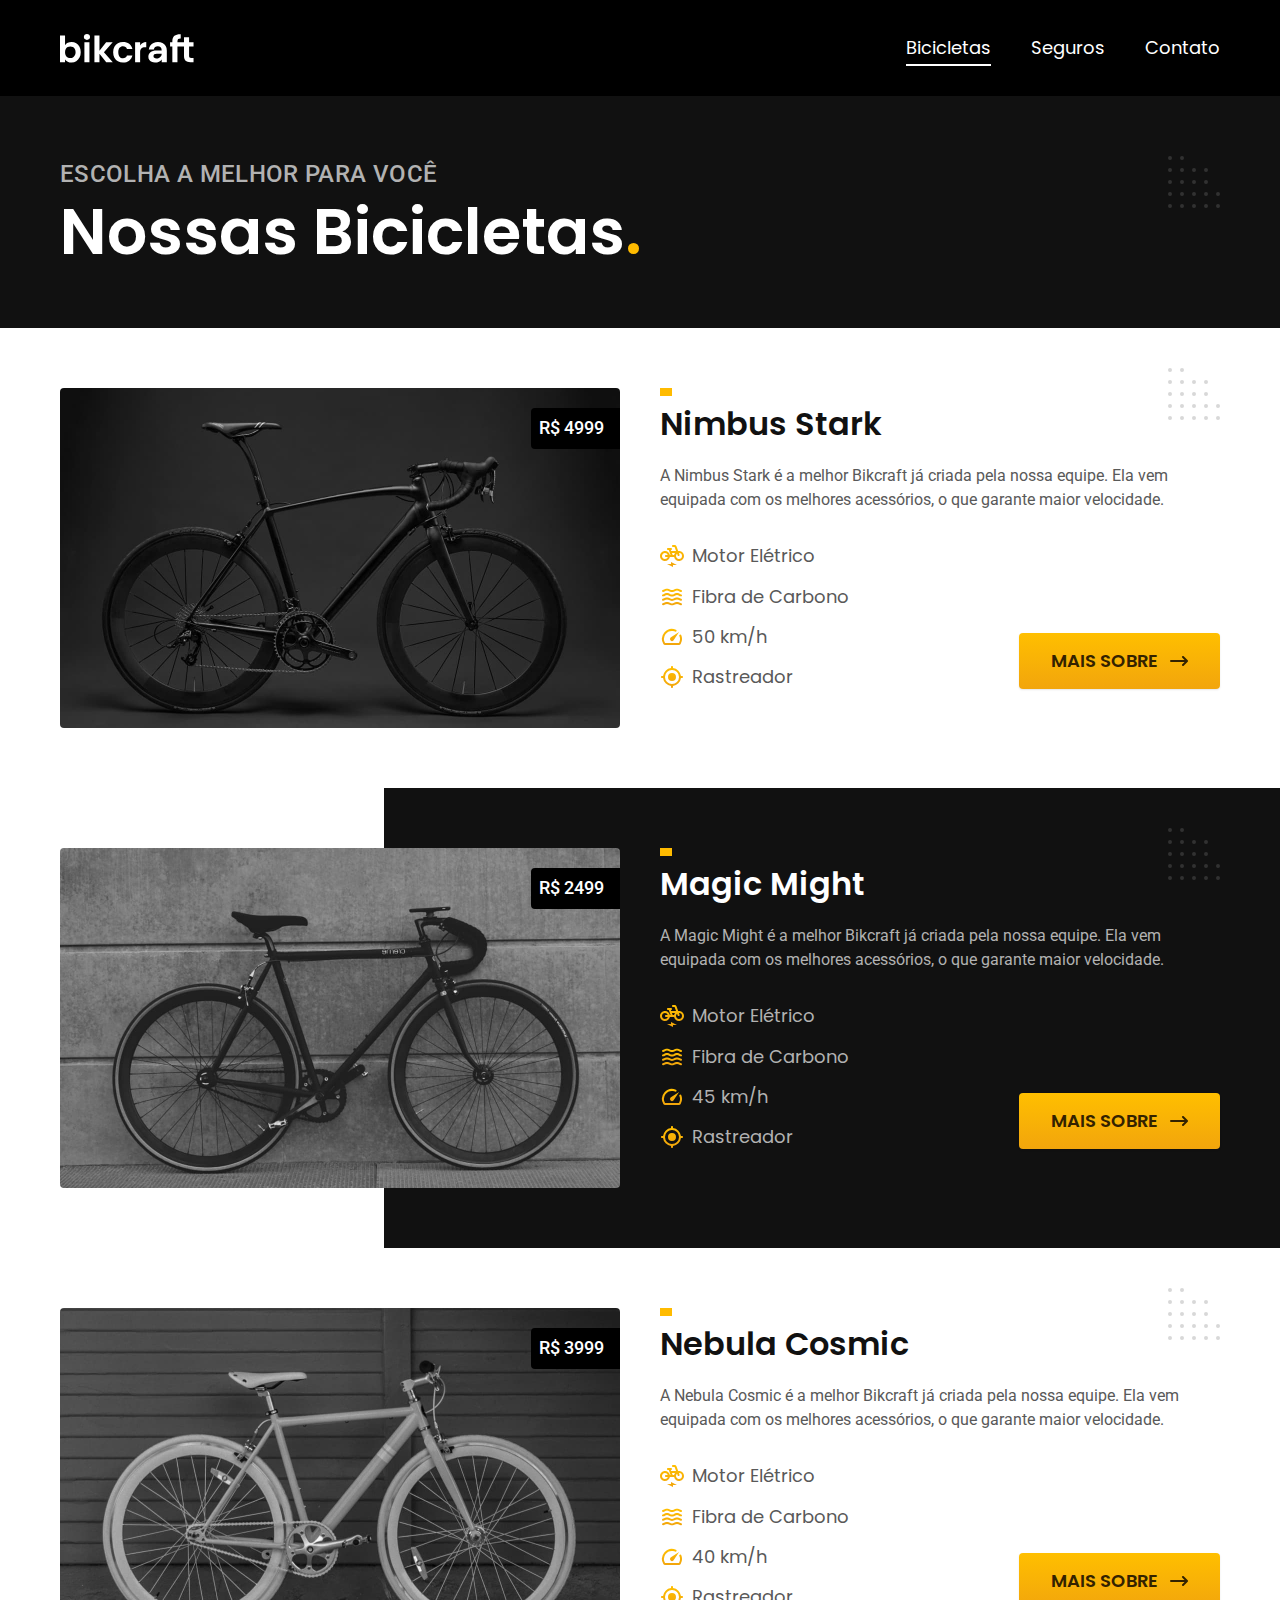
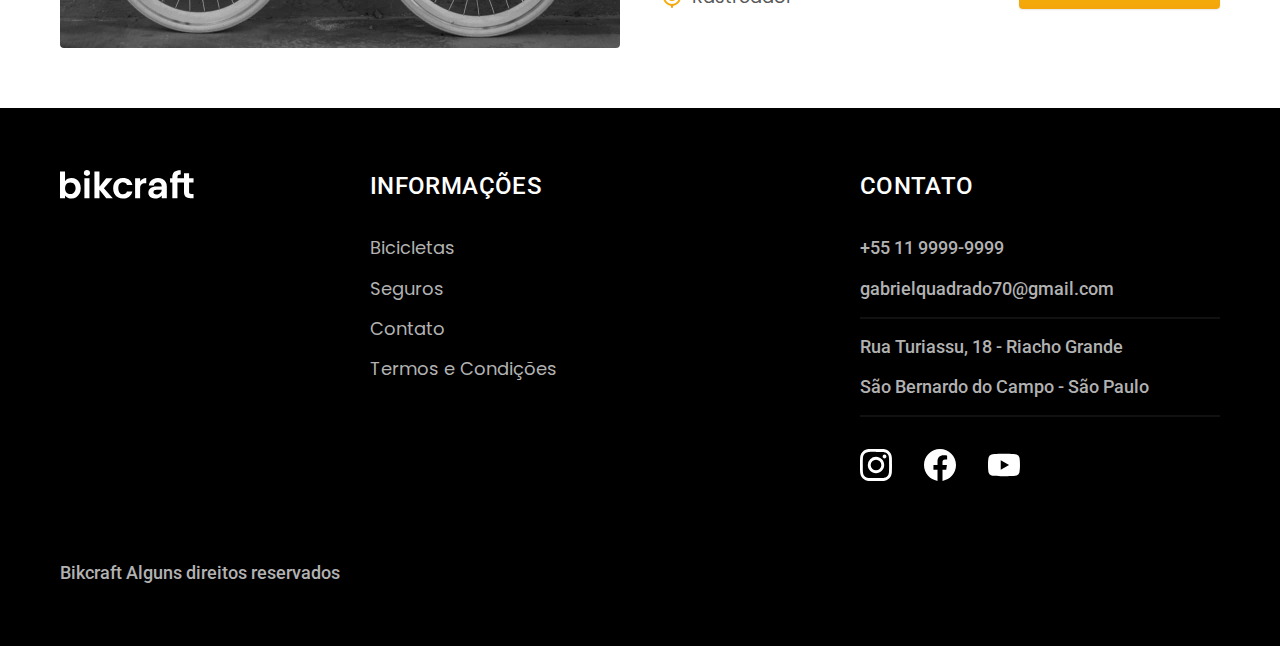
<file: bicicletas.html>
<!DOCTYPE html>
<html lang="pt-br">
  <head>
    <meta charset="UTF-8" />
    <meta http-equiv="X-UA-Compatible" content="IE=edge" />
    <meta name="viewport" content="width=device-width, initial-scale=1.0" />
    <meta name="description" content="Bicicletas" />

    <link rel="preconnect" href="https://fonts.googleapis.com">
    <link rel="preconnect" href="https://fonts.gstatic.com" crossorigin>
    <link href="https://fonts.googleapis.com/css2?family=Merriweather:ital,wght@1,900&family=Poppins:wght@400;600&family=Roboto:wght@400;500&display=swap" rel="stylesheet">

    <link rel="icon" href="./favicon.svg" type="image/svg+xml">
    <link rel="preload" href="./css/style.min.css" as="style">
    <link rel="stylesheet" href="../css/style.min.css">

    <title>Bicicletas | Bikcraft</title>

    <script>document.documentElement.classList.add('js');</script>
  </head>

  <body id="bicicletas">
    <header class="header-bg">
      <div class="header container">
        <a href="../">
          <img src="../img/bikcraft.svg" alt="Bikcraft" />
        </a>
        <nav aria-label="primaria">
          <ul class="header-menu font-1-m cor-0">
            <li><a href="../bicicletas.html">Bicicletas</a></li>
            <li><a href="../seguros.html">Seguros</a></li>
            <li><a href="../contato.html">Contato</a></li>
          </ul>
        </nav>
      </div>
    </header>

    <main>
      <div class="titulo-bg">
        <div class="titulo container">
          <p class="font-2-l-b cor-5">Escolha a melhor para você</p>
          <h1 class="font-1-xxl cor-0">
            Nossas Bicicletas<span class="cor-p1">.</span>
          </h1>
        </div>
      </div>

      <div class="bicicletas container">
        <div class="bicicletas-imagem">
          <img src="../img/bicicletas/nimbus.jpg" alt=" Bicicleta preta" />
          <span class="font-2-m cor-0">R$ 4999</span>
        </div>
        <div class="bicicletas-conteudo">
          <h2 class="font-1-xl">Nimbus Stark</h2>
          <p class="font-2-s cor-8">
            A Nimbus Stark é a melhor Bikcraft já criada pela nossa equipe. Ela
            vem equipada com os melhores acessórios, o que garante maior
            velocidade.
          </p>
          <ul class="font-1-m cor-8">
            <li>
              <img src="../img/icones/eletrica.svg" alt="" />
              Motor Elétrico
            </li>
            <li>
              <img src="../img/icones/carbono.svg" alt="" />
              Fibra de Carbono
            </li>
            <li>
              <img src="../img/icones/velocidade.svg" alt="" />
              50 km/h
            </li>
            <li>
              <img src="../img/icones/rastreador.svg" alt="" />
              Rastreador
            </li>
          </ul>
          <a href="../bicicletas/nimbus.html" class="botao seta">Mais Sobre</a>
        </div>
      </div>

      <div class="bicicletas-bg">
        <div class="bicicletas container">
          <div class="bicicletas-imagem">
            <img src="../img/bicicletas/magic.jpg" alt=" Bicicleta preta" />
            <span class="font-2-m cor-0">R$ 2499</span>
          </div>
          <div class="bicicletas-conteudo">
            <h2 class="font-1-xl cor-0">Magic Might</h2>
            <p class="font-2-s cor-5">
              A Magic Might é a melhor Bikcraft já criada pela nossa equipe. Ela
              vem equipada com os melhores acessórios, o que garante maior
              velocidade.
            </p>
            <ul class="font-1-m cor-5">
              <li>
                <img src="../img/icones/eletrica.svg" alt="" />
                Motor Elétrico
              </li>
              <li>
                <img src="../img/icones/carbono.svg" alt="" />
                Fibra de Carbono
              </li>
              <li>
                <img src="../img/icones/velocidade.svg" alt="" />
                45 km/h
              </li>
              <li>
                <img src="../img/icones/rastreador.svg" alt="" />
                Rastreador
              </li>
            </ul>
            <a class="botao seta" href="../bicicletas/magic.html">Mais Sobre</a>
          </div>
        </div>
      </div>

      <div class="bicicletas container">
        <div class="bicicletas-imagem">
          <img src="../img/bicicletas/nebula.jpg" alt=" Bicicleta preta" />
          <span class="font-2-m cor-0">R$ 3999</span>
        </div>
        <div class="bicicletas-conteudo">
          <h2 class="font-1-xl">Nebula Cosmic</h2>
          <p class="font-2-s cor-8">
            A Nebula Cosmic é a melhor Bikcraft já criada pela nossa equipe. Ela
            vem equipada com os melhores acessórios, o que garante maior
            velocidade.
          </p>
          <ul class="font-1-m cor-8">
            <li>
              <img src="../img/icones/eletrica.svg" alt="" />
              Motor Elétrico
            </li>
            <li>
              <img src="../img/icones/carbono.svg" alt="" />
              Fibra de Carbono
            </li>
            <li>
              <img src="../img/icones/velocidade.svg" alt="" />
              40 km/h
            </li>
            <li>
              <img src="../img/icones/rastreador.svg" alt="" />
              Rastreador
            </li>
          </ul>
          <a class="botao seta" href="../bicicletas/nebula.html">Mais Sobre</a>
        </div>
      </div>
    </main>

    <footer class="footer-bg">
      <div class="footer container">
        <img src="../img/bikcraft.svg" alt="bikcraft" />
        <div class="footer-informacoes">
          <h3 class="font-2-l-b cor-0">Informações</h3>
          <nav>
            <ul class="font-1-m cor-5">
              <li><a href="../bicicletas.html">Bicicletas</a></li>
              <li><a href="../seguros.html">Seguros</a></li>
              <li><a href="../contato.html">Contato</a></li>
              <li><a href="../termos.html">Termos e Condições</a></li>
            </ul>
          </nav>
        </div>
        <div class="footer-contato">
          <h3 class="font-2-l-b cor-0">Contato</h3>
          <ul class="font-2-m cor-5">
            <li><a href="tel:+2199999999">+55 11 9999-9999</a></li>

            <li>
              <a href="mailto:contato@bikcraft.com"
                >gabrielquadrado70@gmail.com</a
              >
            </li>
            <li>Rua Turiassu, 18 - Riacho Grande</li>
            <li>São Bernardo do Campo - São Paulo</li>
          </ul>
          <div class="footer-redes">
            <a href="../*">
              <img src="./img/redes/instagram.svg" alt="Instagram" />
            </a>
            <a href="./*">
              <img src="./img/redes/facebook.svg" alt="Facebook" />
            </a>
            <a href="./*">
              <img src="./img/redes/youtube.svg" alt="YouTube" />
            </a>
          </div>
        </div>
        <p class="footer-copy font-2-m cor-5">
          Bikcraft Alguns direitos reservados
        </p>
      </div>
    </footer>

    <script src="./js/script.js"></script>
  </body>
</html>
</file>
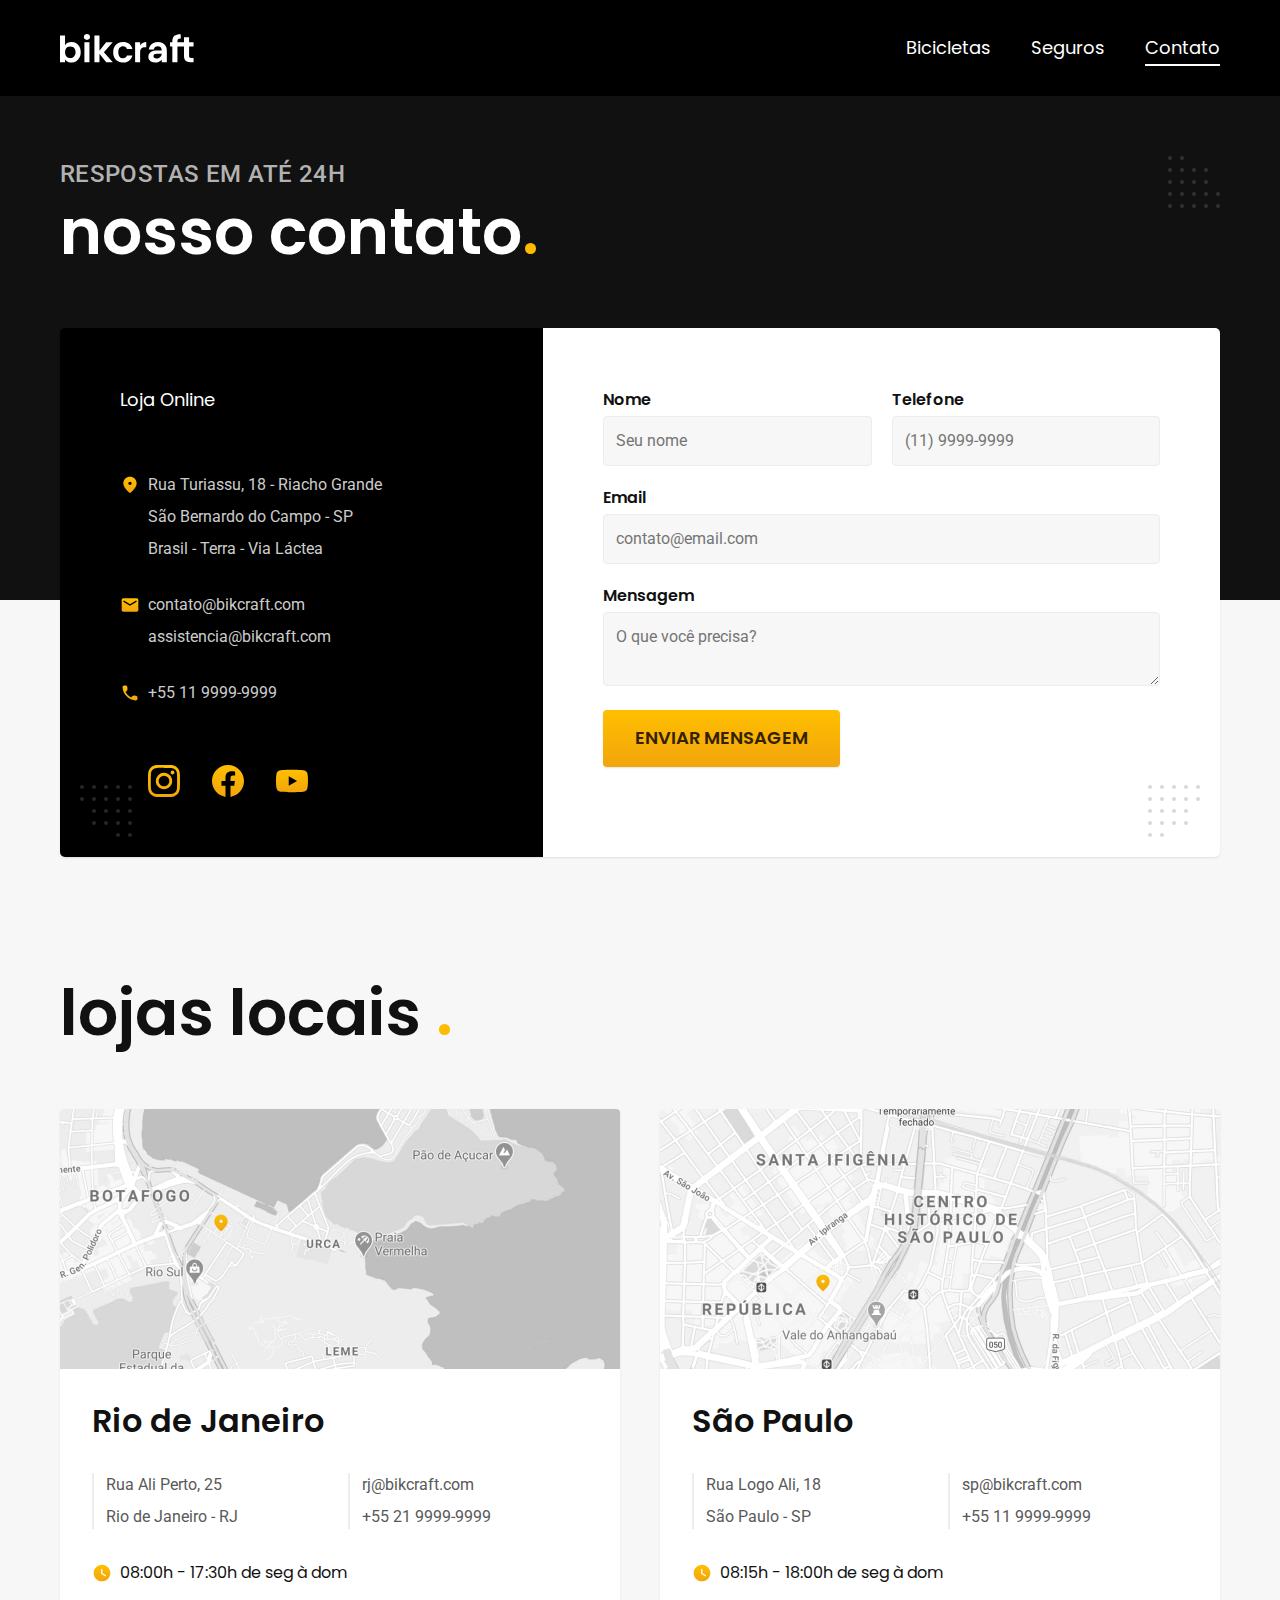
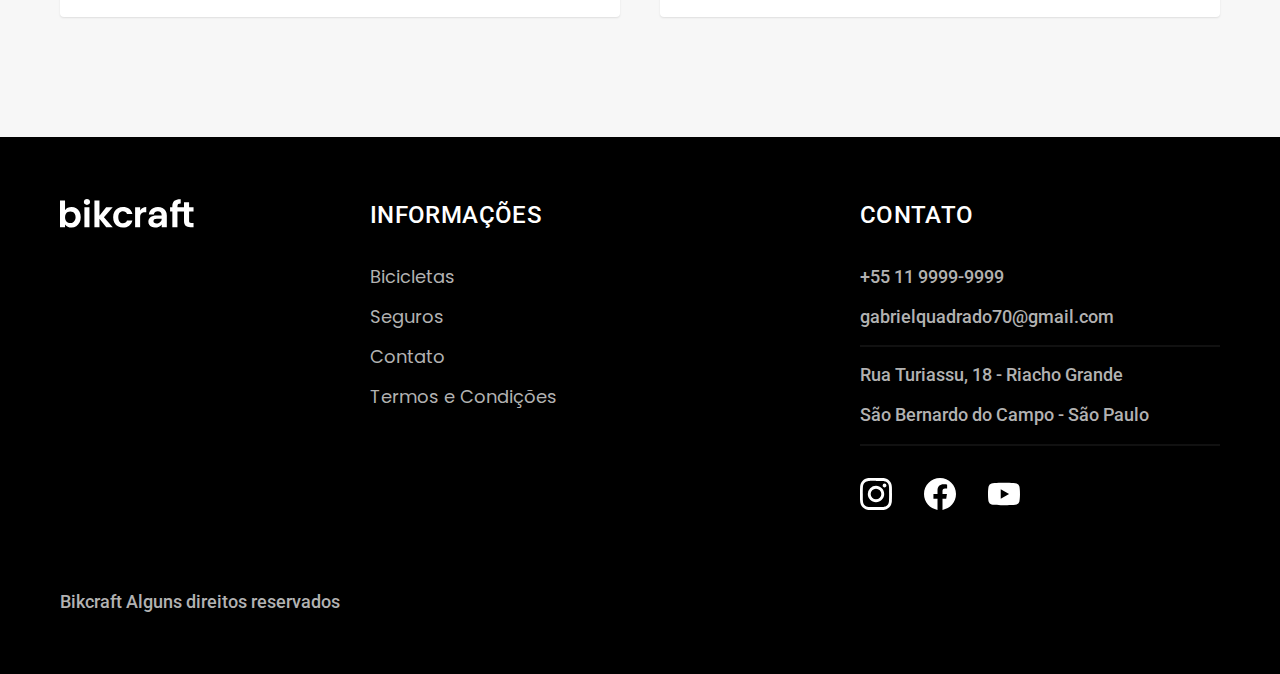
<file: contato.html>
<!DOCTYPE html>
<html lang="pt-br">
  <head>
    <meta charset="UTF-8" />
    <meta http-equiv="X-UA-Compatible" content="IE=edge" />
    <meta name="viewport" content="width=device-width, initial-scale=1.0" />
    <meta name="description" content="Termos e Condições." />

    <link rel="preconnect" href="https://fonts.googleapis.com">
    <link rel="preconnect" href="https://fonts.gstatic.com" crossorigin>
    <link href="https://fonts.googleapis.com/css2?family=Merriweather:ital,wght@1,900&family=Poppins:wght@400;600&family=Roboto:wght@400;500&display=swap" rel="stylesheet">

    <link rel="icon" href="./favicon.svg" type="image/svg+xml">
    <link rel="preload" href="../css/style.min.css" as="style">
    <link rel="stylesheet" href="../css/style.min.css">

    <title>Contato | Bikcraft</title>

    <script>document.documentElement.classList.add('js');</script>
  </head>

  <body id="contato">
    <header class="header-bg">
      <div class="header container">
        <a href="../">
          <img src="../img/bikcraft.svg" alt="Bikcraft" />
        </a>
        <nav aria-label="primaria">
          <ul class="header-menu font-1-m cor-0">
            <li><a href="../bicicletas.html">Bicicletas</a></li>
            <li><a href="../seguros.html">Seguros</a></li>
            <li><a href="../contato.html">Contato</a></li>
          </ul>
        </nav>
      </div>
    </header>

    <main>
      <div class="titulo-bg">
        <div class="titulo container">
          <p class="font-2-l-b cor-5">Respostas em até 24h</p>
          <h1 class="font-1-xxl cor-0">
            nosso contato<span class="cor-p1">.</span>
          </h1>
        </div>
      </div>

      <div class="contato container">
        <section class="contato-dados" aria-label="Endereço">
          <h2 class="font-1-m cor-0">Loja Online</h2>
          <div class="contato-endereco font-2-s cor-4">
            <p>Rua Turiassu, 18 - Riacho Grande</p>
            <p>São Bernardo do Campo - SP</p>
            <p>Brasil - Terra - Via Láctea</p>
          </div>
          <address class="contato-meios font-2-s cor-4">
            <a href="mailto:contato@bikcraft.com">contato@bikcraft.com</a>
            <a href="mailto:assistencia@bikcraft.com"
              >assistencia@bikcraft.com</a
            >
            <a href="tel:+551199999999">+55 11 9999-9999</a>
          </address>
          <div class="contato-redes">
            <a href="./">
              <img src="./img/redes/instagram-p.svg" alt="Instagram" />
            </a>
            <a href="./">
              <img src="./img/redes/facebook-p.svg" alt="Facebook" />
            </a>
            <a href="./">
              <img src="./img/redes/youtube-p.svg" alt="Youtube" />
            </a>
          </div>
        </section>

        <section class="contato-formulario" aria-label="Formulário">
          <form class="form" action="./contato.html">
            <div>
              <label for="nome">Nome</label>
              <input type="text" id="nome" name="nome" placeholder="Seu nome" />
            </div>
            <div>
              <label for="telefone">Telefone</label>
              <input
                type="text"
                id="telefone"
                name="telefone"
                placeholder="(11) 9999-9999"
              />
            </div>
            <div class="col-2">
              <label for="email">Email</label>
              <input
                type="email"
                id="email"
                name="email"
                placeholder="contato@email.com"
              />
            </div>
            <div class="col-2">
              <label for="mensagem">Mensagem</label>
              <textarea
                rowes="5"
                id="mensagem"
                name="mensagem"
                placeholder="O que você precisa?"
              ></textarea>
            </div>
            <button class="botao col-2">Enviar Mensagem</button>
          </form>
        </section>
      </div>
    </main>

    <article class="lojas container">
      <h2 class="font-1-xxl">lojas locais <span class="cor-p1">.</span></h2>

      <div class="lojas-item">
        <img
          src="./img/lojas/rj.jpg"
          alt="mapa marcando o endereço em Rua Ali Perto, 25b - Rio de Janeiro - RJ"
        />

        <div class="lojas-conteudo">
          <h3 class="font-1-xl">Rio de Janeiro</h3>
          <div class="lojas-dados font-2-s cor-8">
            <p>Rua Ali Perto, 25</p>
            <p>Rio de Janeiro - RJ</p>
          </div>
          <div class="lojas-dados font-2-s cor-8">
            <a href="mailto:rj@bikcraft.com">rj@bikcraft.com</a>
            <a href="tel:+5521999999999">+55 21 9999-9999</a>
          </div>
          <p class="lojas-tempo font-1-s">
            <img src="./img/icones/horario.svg" alt="" />08:00h - 17:30h de seg
            à dom
          </p>
        </div>
      </div>

      <div class="lojas-item">
        <img
          src="./img/lojas/sp.jpg"
          alt="mapa marcando o endereço em Rua Ali Perto, 25 - São Paulo - SP"
        />

        <div class="lojas-conteudo">
          <h3 class="font-1-xl">São Paulo</h3>
          <div class="lojas-dados font-2-s cor-8">
            <p>Rua Logo Ali, 18</p>
            <p>São Paulo - SP</p>
          </div>
          <div class="lojas-dados font-2-s cor-8">
            <a href="mailto:sp@bikcraft.com">sp@bikcraft.com</a>
            <a href="tel:+5511999999999">+55 11 9999-9999</a>
          </div>
          <p class="lojas-tempo font-1-s">
            <img src="./img/icones/horario.svg" alt="" />08:15h - 18:00h de seg
            à dom
          </p>
        </div>
      </div>
    </article>

    <footer class="footer-bg">
      <div class="footer container">
        <img src="../img/bikcraft.svg" alt="bikcraft" />
        <div class="footer-informacoes">
          <h3 class="font-2-l-b cor-0">Informações</h3>
          <nav>
            <ul class="font-1-m cor-5">
              <li><a href="../bicicletas.html">Bicicletas</a></li>
              <li><a href="../seguros.html">Seguros</a></li>
              <li><a href="../contato.html">Contato</a></li>
              <li><a href="../termos.html">Termos e Condições</a></li>
            </ul>
          </nav>
        </div>
        <div class="footer-contato">
          <h3 class="font-2-l-b cor-0">Contato</h3>
          <ul class="font-2-m cor-5">
            <li><a href="tel:+2199999999">+55 11 9999-9999</a></li>

            <li>
              <a href="mailto:contato@bikcraft.com"
                >gabrielquadrado70@gmail.com</a
              >
            </li>
            <li>Rua Turiassu, 18 - Riacho Grande</li>
            <li>São Bernardo do Campo - São Paulo</li>
          </ul>
          <div class="footer-redes">
            <a href="../*">
              <img src="../img/redes/instagram.svg" alt="Instagram" />
            </a>
            <a href="../*">
              <img src="../img/redes/facebook.svg" alt="Facebook" />
            </a>
            <a href="../*">
              <img src="../img/redes/youtube.svg" alt="YouTube" />
            </a>
          </div>
        </div>
        <p class="footer-copy font-2-m cor-5">
          Bikcraft Alguns direitos reservados
        </p>
      </div>
    </footer>
    
    <script src="./js/script.js"></script>
  </body>
</html>
</file>
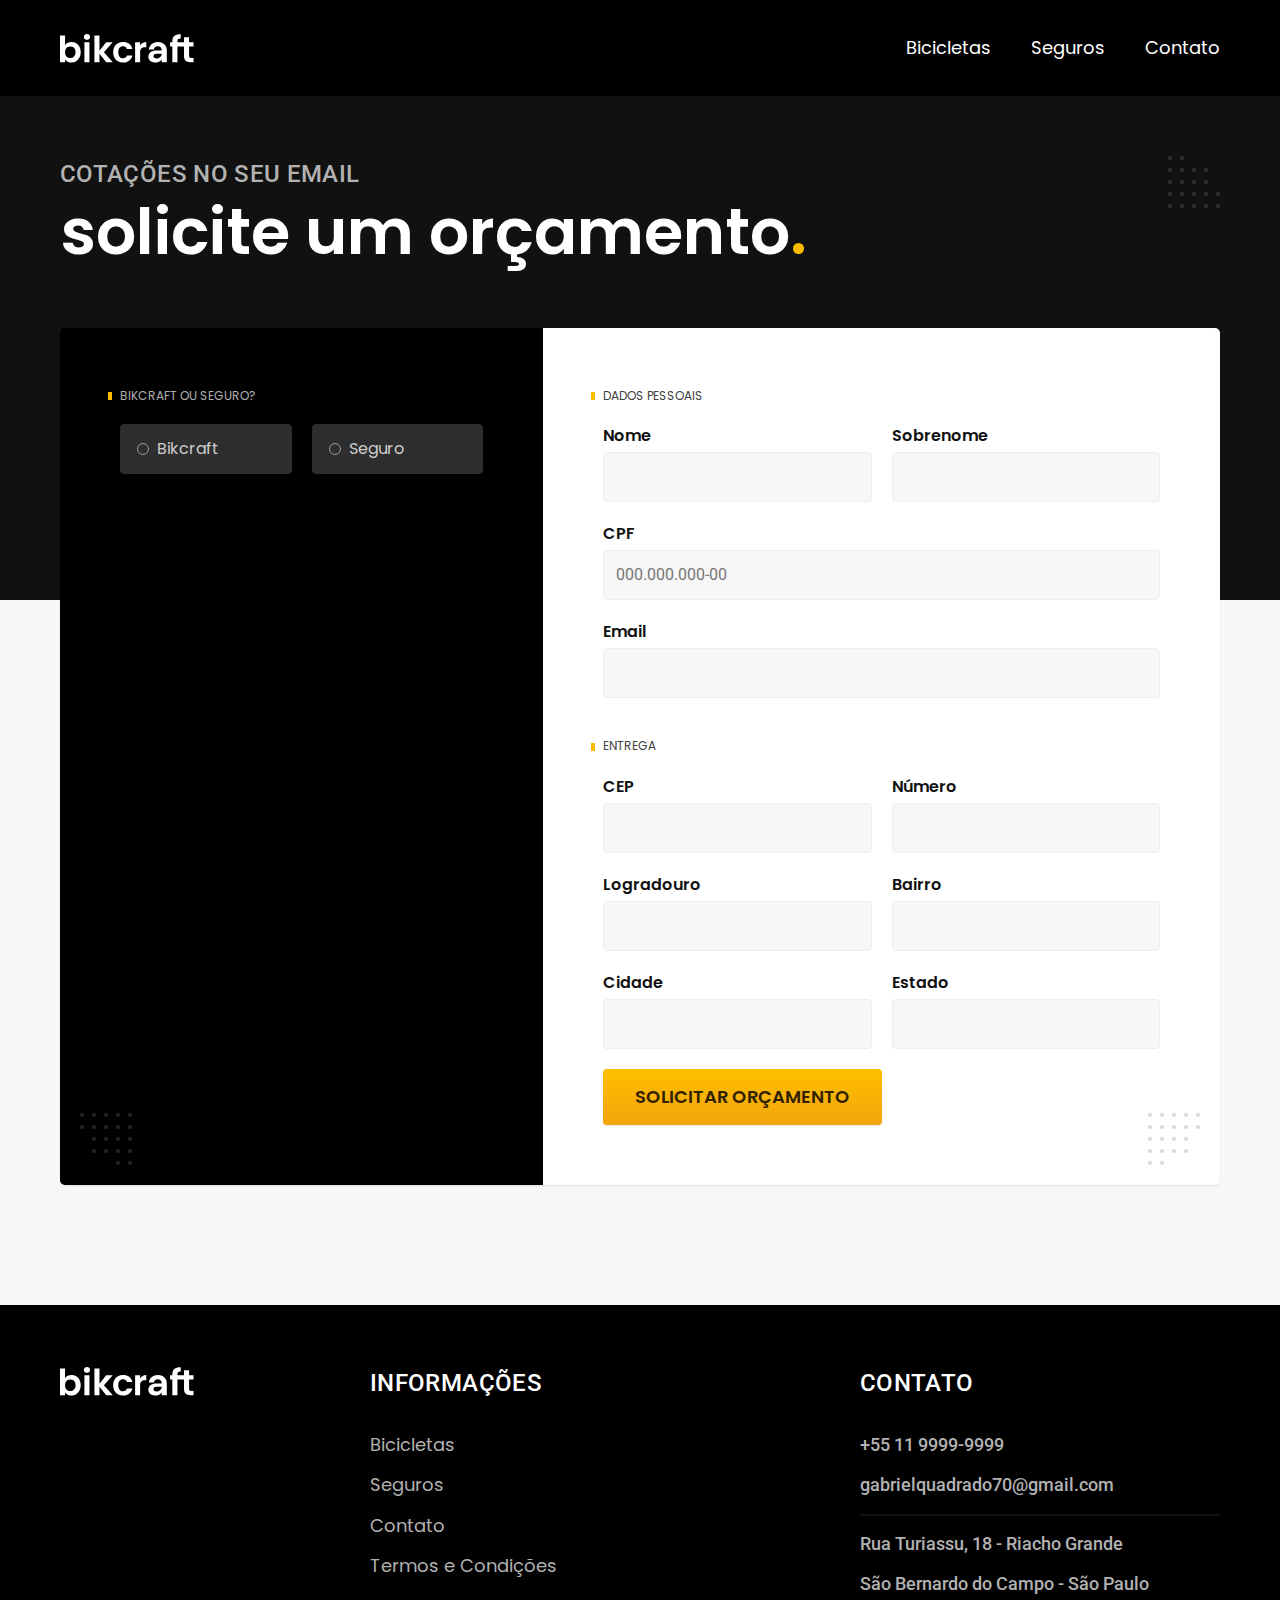
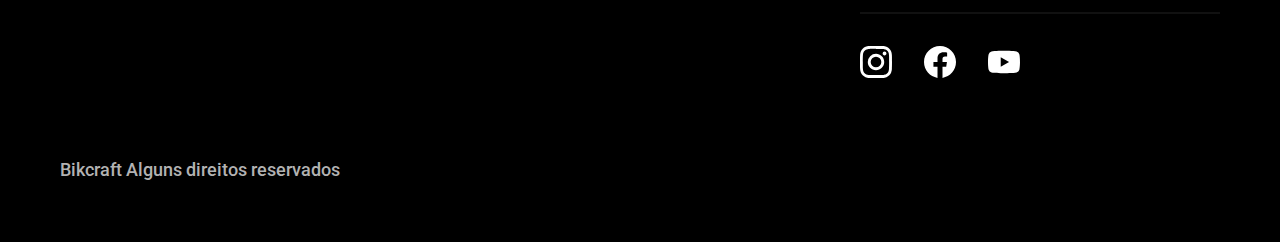
<file: orcamento.html>
<!DOCTYPE html>
<html lang="pt-br">
  <head>
    <meta charset="UTF-8" />
    <meta http-equiv="X-UA-Compatible" content="IE=edge" />
    <meta name="viewport" content="width=device-width, initial-scale=1.0"/>
    <meta name="description" content="Orçamento."/>

    <link rel="preconnect" href="https://fonts.googleapis.com">
    <link rel="preconnect" href="https://fonts.gstatic.com" crossorigin>
    <link href="https://fonts.googleapis.com/css2?family=Merriweather:ital,wght@1,900&family=Poppins:wght@400;600&family=Roboto:wght@400;500&display=swap" rel="stylesheet">
    
    <link rel="icon" href="./favicon.svg" type="image/svg+xml">
    <link rel="preload" href="./css/style.min.css" as="style">
    <link rel="stylesheet" href="./css/style.min.css">
    
    <title>Orçamento | Bikcraft</title>

    <script>document.documentElement.classList.add('js');</script>
  </head>

  <body id="orcamento">
    <header class="header-bg">
      <div class="header container">
        <a href="./">
          <img src="./img/bikcraft.svg" alt="Bikcraft" />
        </a>

        <nav aria-label="primaria">
          <ul class="header-menu font-1-m cor-0">
            <li><a href="./bicicletas.html">Bicicletas</a></li>
            <li><a href="./seguros.html">Seguros</a></li>
            <li><a href="./contato.html">Contato</a></li>
          </ul>
        </nav>
      </div>
    </header>

    <main>
      <div class="titulo-bg">
        <div class="titulo container">
          <p class="font-2-l-b cor-5">Cotações no seu email</p>
          <h1 class="font-1-xxl cor-0">
            solicite um orçamento<span class="cor-p1">.</span>
          </h1>
        </div>
      </div>

      <form class="orcamento container" action="./orcamento.html">
        <div class="orcamento-produto">
          <h2 class="font-1-xs cor-5">Bikcraft ou Seguro?</h2>

          <input type="radio" name="tipo" value="bikcraft" id="bikcraft" />
          <label for="bikcraft">Bikcraft</label>

          <input type="radio" name="tipo" value="seguro" id="seguro" />
          <label for="seguro">Seguro</label>

          <div class="orcamento-conteudo" id="orcamento-bikcraft">
            <h2 class="font-1-xs cor-5">Escolha a sua</h2>

            <input type="radio" name="produto" value="nimbus" id="nimbus" />
            <label for="nimbus">Nimbus Stark <span>R$ 4999</span></label>
            <div class="orcamento-detalhes">
              <ul class="font-1-xs cor-8">
                <li>
                  <img src="./img/icones/eletrica.svg" alt="" /> Motor Elétrico
                </li>
                <li>
                  <img src="./img/icones/carbono.svg" alt="" /> Fibra de Carbono
                </li>
                <li>
                  <img src="./img/icones/velocidade.svg" alt="" /> 50 km/h
                </li>
                <li>
                  <img src="./img/icones/rastreador.svg" alt="" /> Rastreador
                </li>
              </ul>
              <img src="./img/bicicletas/nimbus.jpg" alt="Bicicleta preta" />
            </div>

            <input type="radio" name="produto" value="magic" id="magic" />
            <label for="magic">Magic Might <span>R$ 2499</span></label>
            <div class="orcamento-detalhes">
              <ul class="font-1-xs cor-8">
                <li>
                  <img src="./img/icones/eletrica.svg" alt="" /> Motor Elétrico
                </li>
                <li>
                  <img src="./img/icones/carbono.svg" alt="" /> Fibra de Carbono
                </li>
                <li>
                  <img src="./img/icones/velocidade.svg" alt="" /> 45 km/h
                </li>
                <li>
                  <img src="./img/icones/rastreador.svg" alt="" /> Rastreador
                </li>
              </ul>
              <img src="./img/bicicletas/magic.jpg" alt="Bicicleta preta" />
            </div>

            <input type="radio" name="produto" value="nebula" id="nebula" />
            <label for="nebula">Nebula Cosmic <span>R$ 3999</span></label>
            <div class="orcamento-detalhes">
              <ul class="font-1-xs cor-8">
                <li>
                  <img src="./img/icones/eletrica.svg" alt="" /> Motor Elétrico
                </li>
                <li>
                  <img src="./img/icones/carbono.svg" alt="" /> Fibra de Carbono
                </li>
                <li>
                  <img src="./img/icones/velocidade.svg" alt="" /> 40 km/h
                </li>
                <li>
                  <img src="./img/icones/rastreador.svg" alt="" /> Rastreador
                </li>
              </ul>
              <img src="./img/bicicletas/nebula.jpg" alt="Bicicleta branca" />
            </div>
          </div>

          <div class="orcamento-conteudo" id="orcamento-seguro">
            <h2 class="font-1-xs cor-5">Escolha o plano</h2>

            <input type="radio" name="produto" value="prata" id="prata" />
            <label for="prata">Prata <span>R$ 199</span></label>

            <input type="radio" name="produto" value="ouro" id="ouro" />
            <label for="ouro">Ouro <span>R$ 299</span></label>
          </div>
        </div>
        <div class="orcamento-dados form">
          <h2 class="font-1-xs cor-9 col-2">dados pessoais</h2>
          <div>
            <label for="nome">Nome</label>
            <input type="text" id="nome" name="nome" />
          </div>
          <div>
            <label for="sobrenome">Sobrenome</label>
            <input type="text" id="sobrenome" name="sobrenome" />
          </div>
          <div class="col-2">
            <label for="cpf">CPF</label>
            <input
              type="text"
              id="cpf"
              name="cpf"
              placeholder="000.000.000-00"
            />
          </div>
          <div class="col-2">
            <label for="email">Email</label>
            <input type="email" id="email" name="email" />
          </div>
          <h2 class="font-1-xs cor-9 col-2">entrega</h2>
          <div>
            <label for="cep">CEP</label>
            <input type="text" id="cep" name="cep" />
          </div>
          <div>
            <label for="numero">Número</label>
            <input type="text" id="numero" name="numero" />
          </div>
          <div>
            <label for="logradouro">Logradouro</label>
            <input type="text" id="logradouro" name="logradouro" />
          </div>
          <div>
            <label for="bairro">Bairro</label>
            <input type="text" id="bairro" name="bairro" />
          </div>
          <div>
            <label for="cidade">Cidade</label>
            <input type="text" id="cidade" name="cidade" />
          </div>
          <div>
            <label for="estado">Estado</label>
            <input type="text" id="estado" name="estado" />
          </div>
          <button class="botao col-2">Solicitar Orçamento</button>
        </div>
      </form>
    </main>

    <footer class="footer-bg">
      <div class="footer container">
        <img src="../img/bikcraft.svg" alt="bikcraft" />
        <div class="footer-informacoes">
          <h3 class="font-2-l-b cor-0">Informações</h3>
          <nav>
            <ul class="font-1-m cor-5">
              <li><a href="../bicicletas.html">Bicicletas</a></li>
              <li><a href="../seguros.html">Seguros</a></li>
              <li><a href="../contato.html">Contato</a></li>
              <li><a href="../termos.html">Termos e Condições</a></li>
            </ul>
          </nav>
        </div>
        <div class="footer-contato">
          <h3 class="font-2-l-b cor-0">Contato</h3>
          <ul class="font-2-m cor-5">
            <li><a href="tel:+2199999999">+55 11 9999-9999</a></li>

            <li>
              <a href="mailto:contato@bikcraft.com"
                >gabrielquadrado70@gmail.com</a
              >
            </li>
            <li>Rua Turiassu, 18 - Riacho Grande</li>
            <li>São Bernardo do Campo - São Paulo</li>
          </ul>
          <div class="footer-redes">
            <a href="../*">
              <img src="../img/redes/instagram.svg" alt="Instagram" />
            </a>
            <a href="../*">
              <img src="../img/redes/facebook.svg" alt="Facebook" />
            </a>
            <a href="../*">
              <img src="../img/redes/youtube.svg" alt="YouTube" />
            </a>
          </div>
        </div>
        <p class="footer-copy font-2-m cor-5">
          Bikcraft Alguns direitos reservados
        </p>
      </div>
    </footer>
    
    <script src="./js/script.js"></script>
  </body>
</html>
</file>
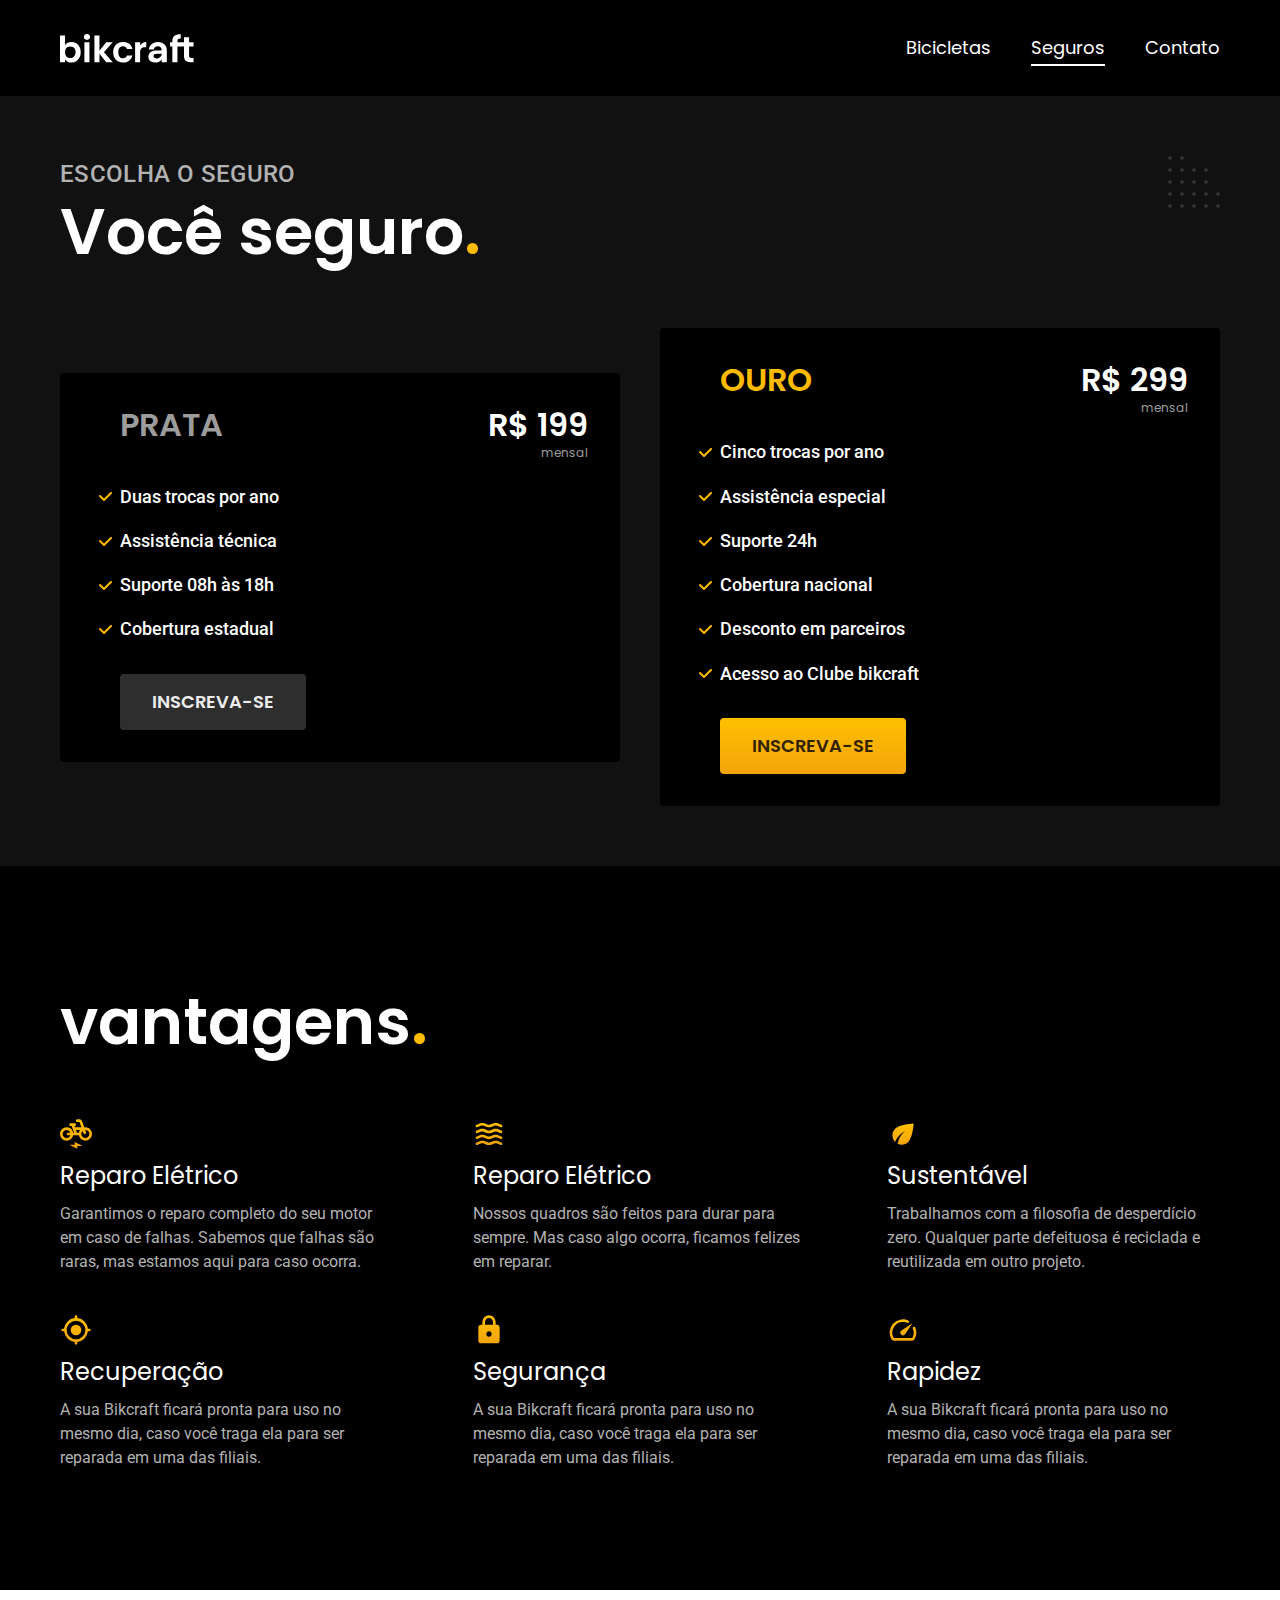
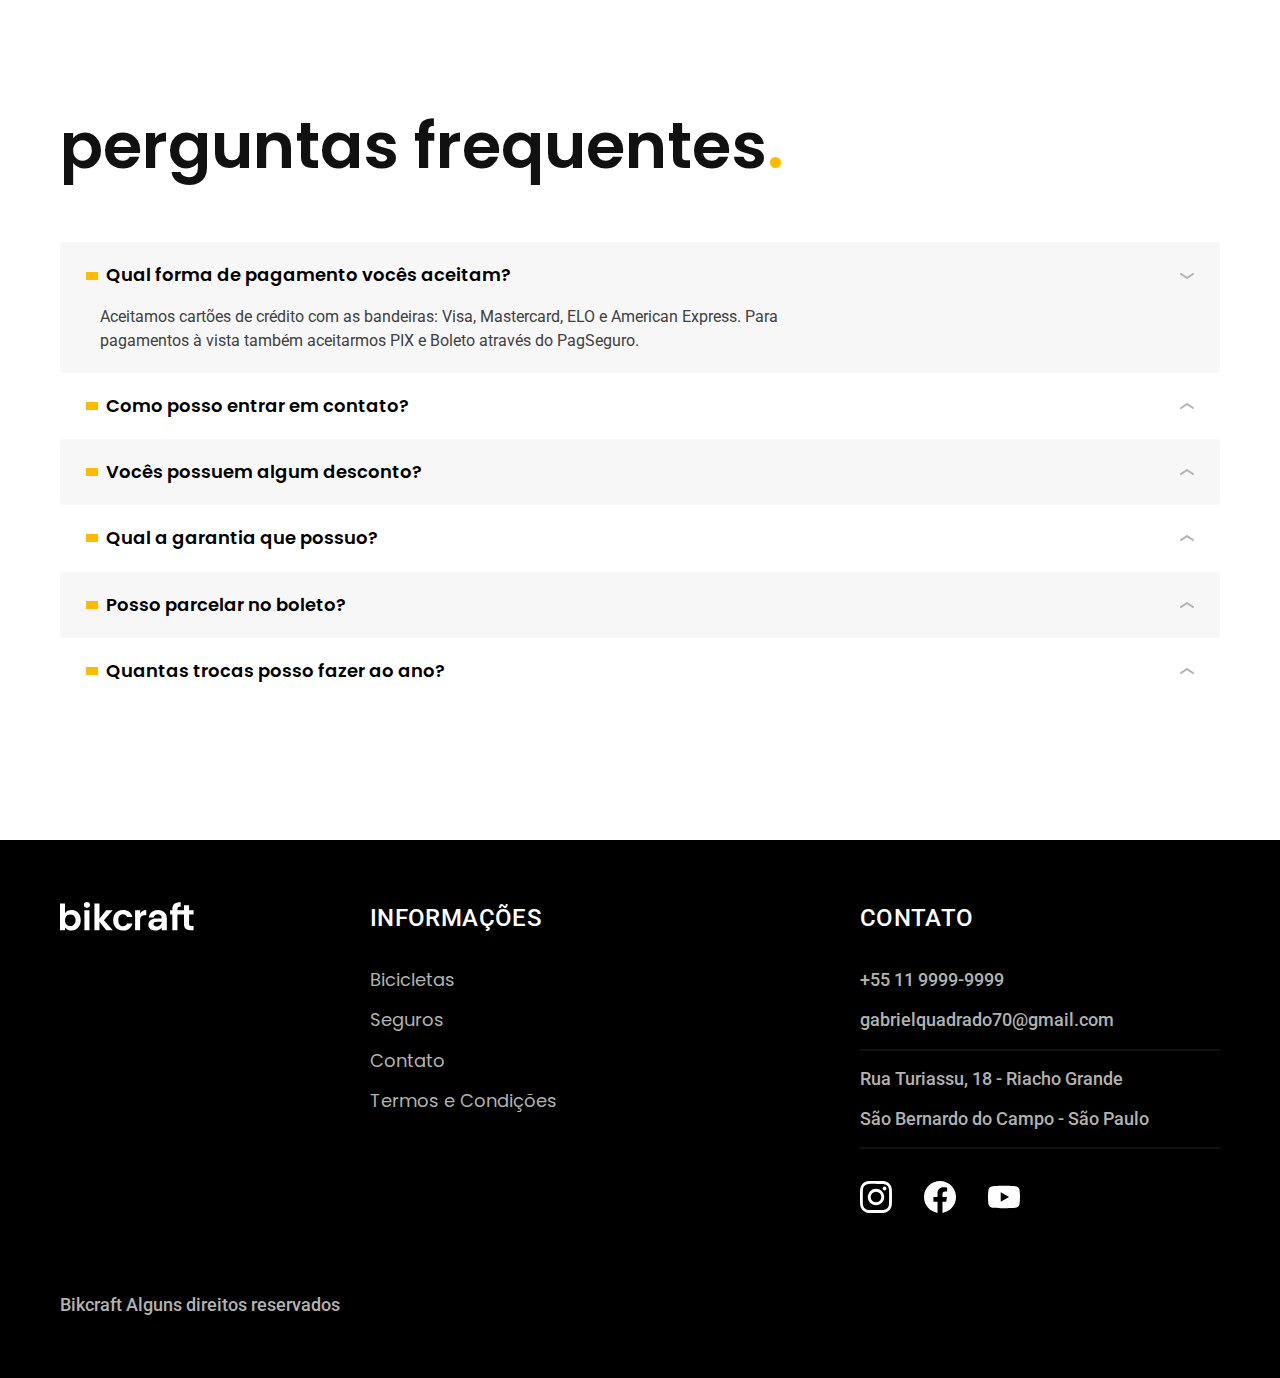
<file: seguros.html>
<!DOCTYPE html>
<html lang="pt-br">
  <head>
    <meta charset="UTF-8" />
    <meta http-equiv="X-UA-Compatible" content="IE=edge" />
    <meta name="viewport" content="width=device-width, initial-scale=1.0"/>
    <meta name="description" content="Termos e Condições."/>
 
    <link rel="preconnect" href="https://fonts.googleapis.com">
    <link rel="preconnect" href="https://fonts.gstatic.com" crossorigin>
    <link href="https://fonts.googleapis.com/css2?family=Merriweather:ital,wght@1,900&family=Poppins:wght@400;600&family=Roboto:wght@400;500&display=swap" rel="stylesheet">

    <link rel="icon" href="./favicon.svg" type="image/svg+xml">
    <link rel="preload" href="./css/style.min.css" as="style">
    <link rel="stylesheet" href="../css/style.min.css">

    <title>Seguros | Bikcraft</title>
    
    <script>document.documentElement.classList.add('js');</script>
  </head>

  <body id="seguros">
    <header class="header-bg">
      <div class="header container">
        <a href="../">
          <img src="../img/bikcraft.svg" alt="Bikcraft" />
        </a>
        <nav aria-label="primaria">
          <ul class="header-menu font-1-m cor-0">
            <li><a href="../bicicletas.html">Bicicletas</a></li>
            <li><a href="../seguros.html">Seguros</a></li>
            <li><a href="../contato.html">Contato</a></li>
          </ul>
        </nav>
      </div>
    </header>

    <main class="seguros-bg">
      <div class="titulo-bg">
        <div class="titulo container">
          <p class="font-2-l-b cor-5">Escolha o seguro</p>
          <h1 class="font-1-xxl cor-0">
            Você seguro<span class="cor-p1">.</span>
          </h1>
        </div>
      </div>

      <div class="seguros container">
        <div class="seguros-item fadeInLeft" data-anime="200">
          <h3 class="font-1-xl cor-6">PRATA</h3>
          <span class="font-1-xl cor-0"
            >R$ 199 <span class="font-1-xs cor-6">mensal</span></span
          >
          <ul class="font-2-m cor-0">
            <li>Duas trocas por ano</li>
            <li>Assistência técnica</li>
            <li>Suporte 08h às 18h</li>
            <li>Cobertura estadual</li>
          </ul>
          <a class="botao secundario" href="../orcamento.html?tipo=seguro&produto=prata">Inscreva-se</a>
        </div>

        <div class="seguros-item fadeInRight" data-anime="400">
          <h3 class="font-1-xl cor-p1">OURO</h3>
          <span class="font-1-xl cor-0"
            >R$ 299 <span class="font-1-xs cor-6">mensal</span></span
          >
          <ul class="font-2-m cor-0">
            <li>Cinco trocas por ano</li>
            <li>Assistência especial</li>
            <li>Suporte 24h</li>
            <li>Cobertura nacional</li>
            <li>Desconto em parceiros</li>
            <li>Acesso ao Clube bikcraft</li>
          </ul>
          <a class="botao" href="../orcamento.html?tipo=seguro&produto=ouro">Inscreva-se</a>
        </div>
      </div>
    </main>

    <article class="vantagens-bg">
      <div class="vantagens container">
        <h2 class="font-1-xxl cor-0">vantagens<span class="cor-p1">.</span></h2>
        <ul>
          <li>
            <img src="../img/icones/eletrica.svg" alt="" />
            <h3 class="font-1-l cor-0">Reparo Elétrico</h3>
            <p class="font-2-s cor-5">
              Garantimos o reparo completo do seu motor em caso de falhas.
              Sabemos que falhas são raras, mas estamos aqui para caso ocorra.
            </p>
          </li>
          <li>
            <img src="../img/icones/carbono.svg" alt="" />
            <h3 class="font-1-l cor-0">Reparo Elétrico</h3>
            <p class="font-2-s cor-5">
              Nossos quadros são feitos para durar para sempre. Mas caso algo
              ocorra, ficamos felizes em reparar.
            </p>
          </li>
          <li>
            <img src="../img/icones/sustentavel.svg" alt="" />
            <h3 class="font-1-l cor-0">Sustentável</h3>
            <p class="font-2-s cor-5">
              Trabalhamos com a filosofia de desperdício zero. Qualquer parte
              defeituosa é reciclada e reutilizada em outro projeto.
            </p>
          </li>
          <li>
            <img src="../img/icones/rastreador.svg" alt="" />
            <h3 class="font-1-l cor-0">Recuperação</h3>
            <p class="font-2-s cor-5">
              A sua Bikcraft ficará pronta para uso no mesmo dia, caso você
              traga ela para ser reparada em uma das filiais.
            </p>
          </li>
          <li>
            <img src="../img/icones/seguro.svg" alt="" />
            <h3 class="font-1-l cor-0">Segurança</h3>
            <p class="font-2-s cor-5">
              A sua Bikcraft ficará pronta para uso no mesmo dia, caso você
              traga ela para ser reparada em uma das filiais.
            </p>
          </li>
          <li>
            <img src="../img/icones/velocidade.svg" alt="" />
            <h3 class="font-1-l cor-0">Rapidez</h3>
            <p class="font-2-s cor-5">
              A sua Bikcraft ficará pronta para uso no mesmo dia, caso você
              traga ela para ser reparada em uma das filiais.
            </p>
          </li>
        </ul>
      </div>
    </article>

    <article class="perguntas container">
      <h2 class="font-1-xxl">
        perguntas frequentes<span class="cor-p1">.</span>
      </h2>

      <dl>
        <div>
          <dt><button class="font-1-m-b" aria-controls="pergunta1" aria-expanded="true"> Qual forma de pagamento vocês aceitam? </button></dt>
          <dd id="pergunta1" class="font-2-s cor-9 ativa">
            Aceitamos cartões de crédito com as bandeiras: Visa, Mastercard, ELO
            e American Express. Para pagamentos à vista também aceitarmos PIX e
            Boleto através do PagSeguro.
          </dd>
        </div>
        <div>
          <dt><button class="font-1-m-b" aria-controls="pergunta2" aria-expanded="false">Como posso entrar em contato?</button></dt>
          <dd id="pergunta2" class="font-2-s cor-9">
            Aceitamos cartões de crédito com as bandeiras: Visa, Mastercard, ELO
            e American Express. Para pagamentos à vista também aceitarmos PIX e
            Boleto através do PagSeguro.
          </dd>
        </div>
        <div>
          <dt><button class="font-1-m-b" aria-controls="pergunta3" aria-expanded="false">Vocês possuem algum desconto?</button></dt>
          <dd id="pergunta3" class="font-2-s cor-9">
            Aceitamos cartões de crédito com as bandeiras: Visa, Mastercard, ELO
            e American Express. Para pagamentos à vista também aceitarmos PIX e
            Boleto através do PagSeguro.
          </dd>
        </div>
        <div>
          <dt><button class="font-1-m-b" aria-controls="pergunta4" aria-expanded="false">Qual a garantia que possuo?</button></dt>
          <dd id="pergunta4" class="font-2-s cor-9">
            Aceitamos cartões de crédito com as bandeiras: Visa, Mastercard, ELO
            e American Express. Para pagamentos à vista também aceitarmos PIX e
            Boleto através do PagSeguro.
          </dd>
        </div>
        <div>
          <dt><button class="font-1-m-b" aria-controls="pergunta5" aria-expanded="false">Posso parcelar no boleto?</button></dt>
          <dd id="pergunta5" class="font-2-s cor-9">
            Aceitamos cartões de crédito com as bandeiras: Visa, Mastercard, ELO
            e American Express. Para pagamentos à vista também aceitarmos PIX e
            Boleto através do PagSeguro.
          </dd>
        </div>
        <div>
          <dt><button class="font-1-m-b" aria-controls="pergunta6" aria-expanded="false">Quantas trocas posso fazer ao ano?</button></dt>
          <dd id="pergunta6" class="font-2-s cor-9">
            Aceitamos cartões de crédito com as bandeiras: Visa, Mastercard, ELO
            e American Express. Para pagamentos à vista também aceitarmos PIX e
            Boleto através do PagSeguro.
          </dd>
        </div>
      </dl>
    </article>

    <footer class="footer-bg">
      <div class="footer container">
        <img src="../img/bikcraft.svg" alt="bikcraft" />
        <div class="footer-informacoes">
          <h3 class="font-2-l-b cor-0">Informações</h3>
          <nav>
            <ul class="font-1-m cor-5">
              <li><a href="../bicicletas.html">Bicicletas</a></li>
              <li><a href="../seguros.html">Seguros</a></li>
              <li><a href="../contato.html">Contato</a></li>
              <li><a href="../termos.html">Termos e Condições</a></li>
            </ul>
          </nav>
        </div>
        <div class="footer-contato">
          <h3 class="font-2-l-b cor-0">Contato</h3>
          <ul class="font-2-m cor-5">
            <li><a href="tel:+2199999999">+55 11 9999-9999</a></li>

            <li>
              <a href="mailto:contato@bikcraft.com"
                >gabrielquadrado70@gmail.com</a
              >
            </li>
            <li>Rua Turiassu, 18 - Riacho Grande</li>
            <li>São Bernardo do Campo - São Paulo</li>
          </ul>
          <div class="footer-redes">
            <a href="../*">
              <img src="../img/redes/instagram.svg" alt="Instagram" />
            </a>
            <a href="../*">
              <img src="../img/redes/facebook.svg" alt="Facebook" />
            </a>
            <a href="../*">
              <img src="../img/redes/youtube.svg" alt="YouTube" />
            </a>
          </div>
        </div>
        <p class="footer-copy font-2-m cor-5">
          Bikcraft Alguns direitos reservados
        </p>
      </div>
    </footer>
  

    <script src="./js/plugins/simple-anime.js"></script>
    <script src="./js/script.js"></script>
  </body>
</html>
</file>
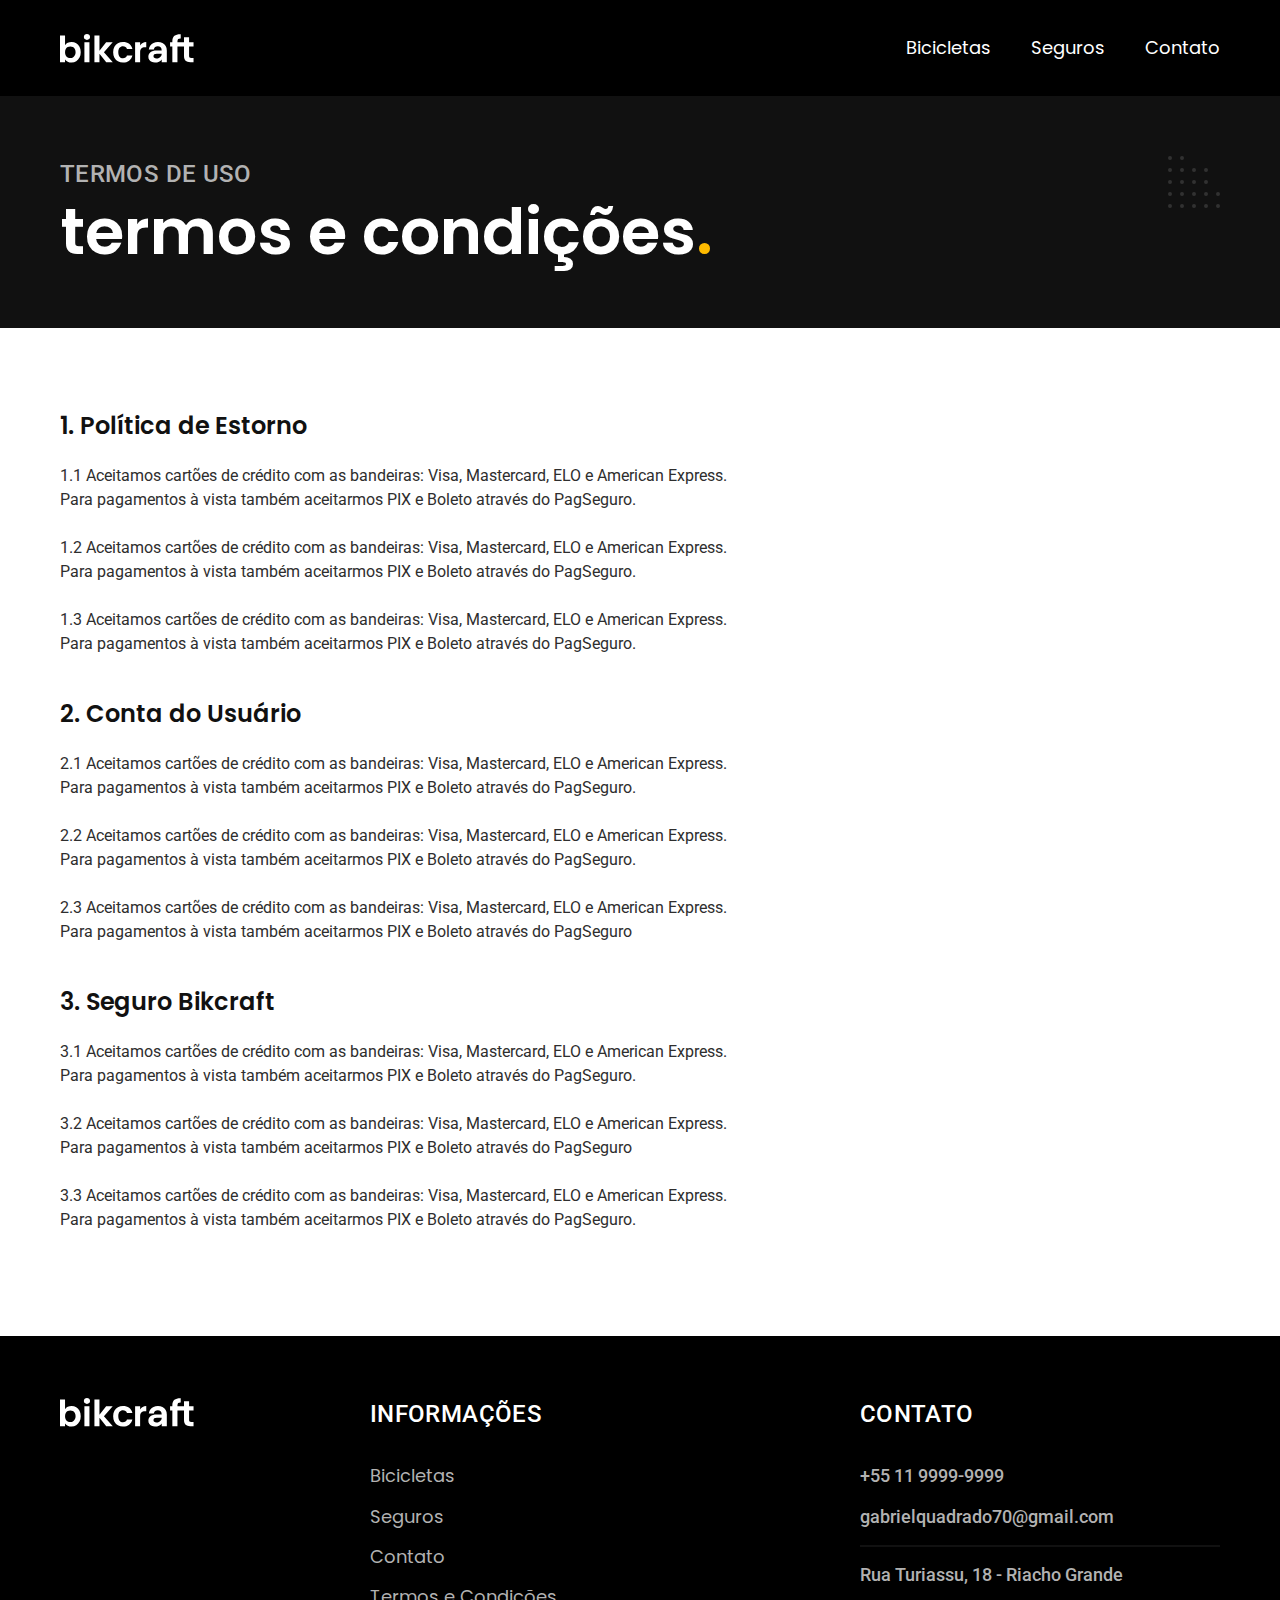
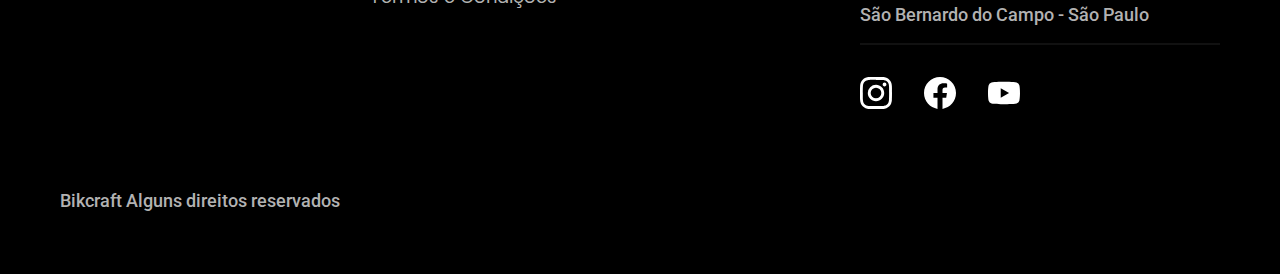
<file: termos.html>
<!DOCTYPE html>
<html lang="pt-br">
  <head>
    <meta charset="UTF-8" />
    <meta http-equiv="X-UA-Compatible" content="IE=edge" />
    <meta name="viewport" content="width=device-width, initial-scale=1.0" />
    <meta name="description" content="Termos e Condições." />

    <link rel="preconnect" href="https://fonts.googleapis.com">
    <link rel="preconnect" href="https://fonts.gstatic.com" crossorigin >
    <link href="https://fonts.googleapis.com/css2?family=Merriweather:ital,wght@1,900&family=Poppins:wght@400;600&family=Roboto:wght@400;500&display=swap" rel="stylesheet">

    <link rel="icon" href="./favicon.svg" type="image/svg+xml">
    <link rel="preload" href="./css/style.min.css" as="style">
    <link rel="stylesheet" href="../css/style.min.css">

    <title>Termos e Condições | Bikcraft</title>
    
    <script>document.documentElement.classList.add('js');</script>
  </head>

  <body id="termos">
    <header class="header-bg">
      <div class="header container">
        <a href="../">
          <img src="../img/bikcraft.svg" alt="Bikcraft" />
        </a>
        <nav aria-label="primaria">
          <ul class="header-menu font-1-m cor-0">
            <li><a href="../bicicletas.html">Bicicletas</a></li>
            <li><a href="../seguros.html">Seguros</a></li>
            <li><a href="../contato.html">Contato</a></li>
          </ul>
        </nav>
      </div>
    </header>

    <main>
      <div class="titulo-bg">
        <div class="titulo container">
          <p class="font-2-l-b cor-5">Termos de uso</p>
          <h1 class="font-1-xxl cor-0">
            termos e condições<span class="cor-p1">.</span>
          </h1>
        </div>
      </div>

      <div class="termos font-2-s cor-10 container">
        <h2 class="font-1-l cor-11">1. Política de Estorno</h2>
        <p>
          1.1 Aceitamos cartões de crédito com as bandeiras: Visa, Mastercard,
          ELO e American Express. Para pagamentos à vista também aceitarmos PIX
          e Boleto através do PagSeguro.
        </p>
        <p>
          1.2 Aceitamos cartões de crédito com as bandeiras: Visa, Mastercard,
          ELO e American Express. Para pagamentos à vista também aceitarmos PIX
          e Boleto através do PagSeguro.
        </p>
        <p>
          1.3 Aceitamos cartões de crédito com as bandeiras: Visa, Mastercard,
          ELO e American Express. Para pagamentos à vista também aceitarmos PIX
          e Boleto através do PagSeguro.
        </p>
        <h2 class="font-1-l cor-11">2. Conta do Usuário</h2>
        <p>
          2.1 Aceitamos cartões de crédito com as bandeiras: Visa, Mastercard,
          ELO e American Express. Para pagamentos à vista também aceitarmos PIX
          e Boleto através do PagSeguro.
        </p>
        <p>
          2.2 Aceitamos cartões de crédito com as bandeiras: Visa, Mastercard,
          ELO e American Express. Para pagamentos à vista também aceitarmos PIX
          e Boleto através do PagSeguro.
        </p>
        <p>
          2.3 Aceitamos cartões de crédito com as bandeiras: Visa, Mastercard,
          ELO e American Express. Para pagamentos à vista também aceitarmos PIX
          e Boleto através do PagSeguro
        </p>
        <h2 class="font-1-l cor-11">3. Seguro Bikcraft</h2>
        <p>
          3.1 Aceitamos cartões de crédito com as bandeiras: Visa, Mastercard,
          ELO e American Express. Para pagamentos à vista também aceitarmos PIX
          e Boleto através do PagSeguro.
        </p>
        <p>
          3.2 Aceitamos cartões de crédito com as bandeiras: Visa, Mastercard,
          ELO e American Express. Para pagamentos à vista também aceitarmos PIX
          e Boleto através do PagSeguro
        </p>
        <p>
          3.3 Aceitamos cartões de crédito com as bandeiras: Visa, Mastercard,
          ELO e American Express. Para pagamentos à vista também aceitarmos PIX
          e Boleto através do PagSeguro.
        </p>
      </div>
    </main>

    <footer class="footer-bg">
      <div class="footer container">
        <img src="../img/bikcraft.svg" alt="bikcraft" />
        <div class="footer-informacoes">
          <h3 class="font-2-l-b cor-0">Informações</h3>
          <nav>
            <ul class="font-1-m cor-5">
              <li><a href="../bicicletas.html">Bicicletas</a></li>
              <li><a href="../seguros.html">Seguros</a></li>
              <li><a href="../contato.html">Contato</a></li>
              <li><a href="../termos.html">Termos e Condições</a></li>
            </ul>
          </nav>
        </div>
        <div class="footer-contato">
          <h3 class="font-2-l-b cor-0">Contato</h3>
          <ul class="font-2-m cor-5">
            <li><a href="tel:+2199999999">+55 11 9999-9999</a></li>

            <li>
              <a href="mailto:contato@bikcraft.com"
                >gabrielquadrado70@gmail.com</a
              >
            </li>
            <li>Rua Turiassu, 18 - Riacho Grande</li>
            <li>São Bernardo do Campo - São Paulo</li>
          </ul>
          <div class="footer-redes">
            <a href="../*">
              <img src="../img/redes/instagram.svg" alt="Instagram" />
            </a>
            <a href="../*">
              <img src="../img/redes/facebook.svg" alt="Facebook" />
            </a>
            <a href="../*">
              <img src="../img/redes/youtube.svg" alt="YouTube" />
            </a>
          </div>
        </div>
        <p class="footer-copy font-2-m cor-5">
          Bikcraft Alguns direitos reservados
        </p>
      </div>
    </footer>
      
    <script src="./js/script.js"></script>
  </body>
</html>
</file>
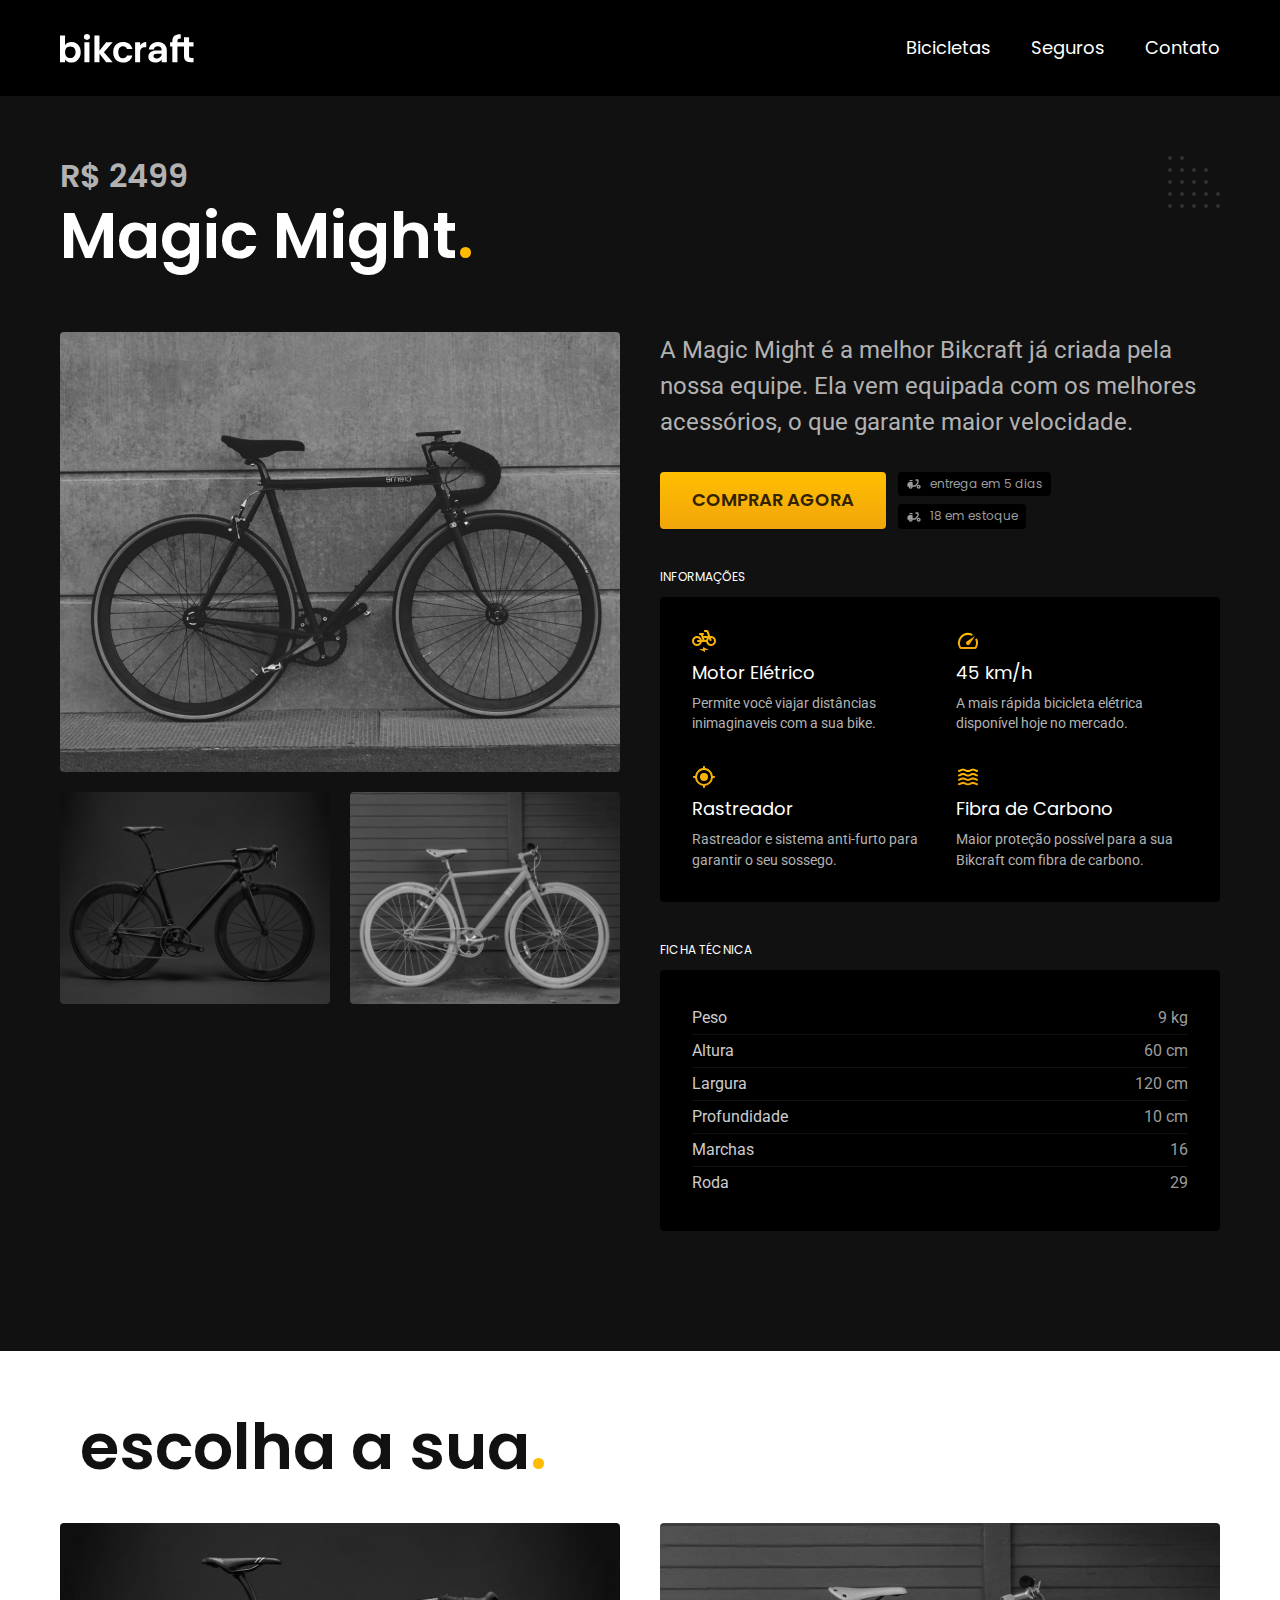
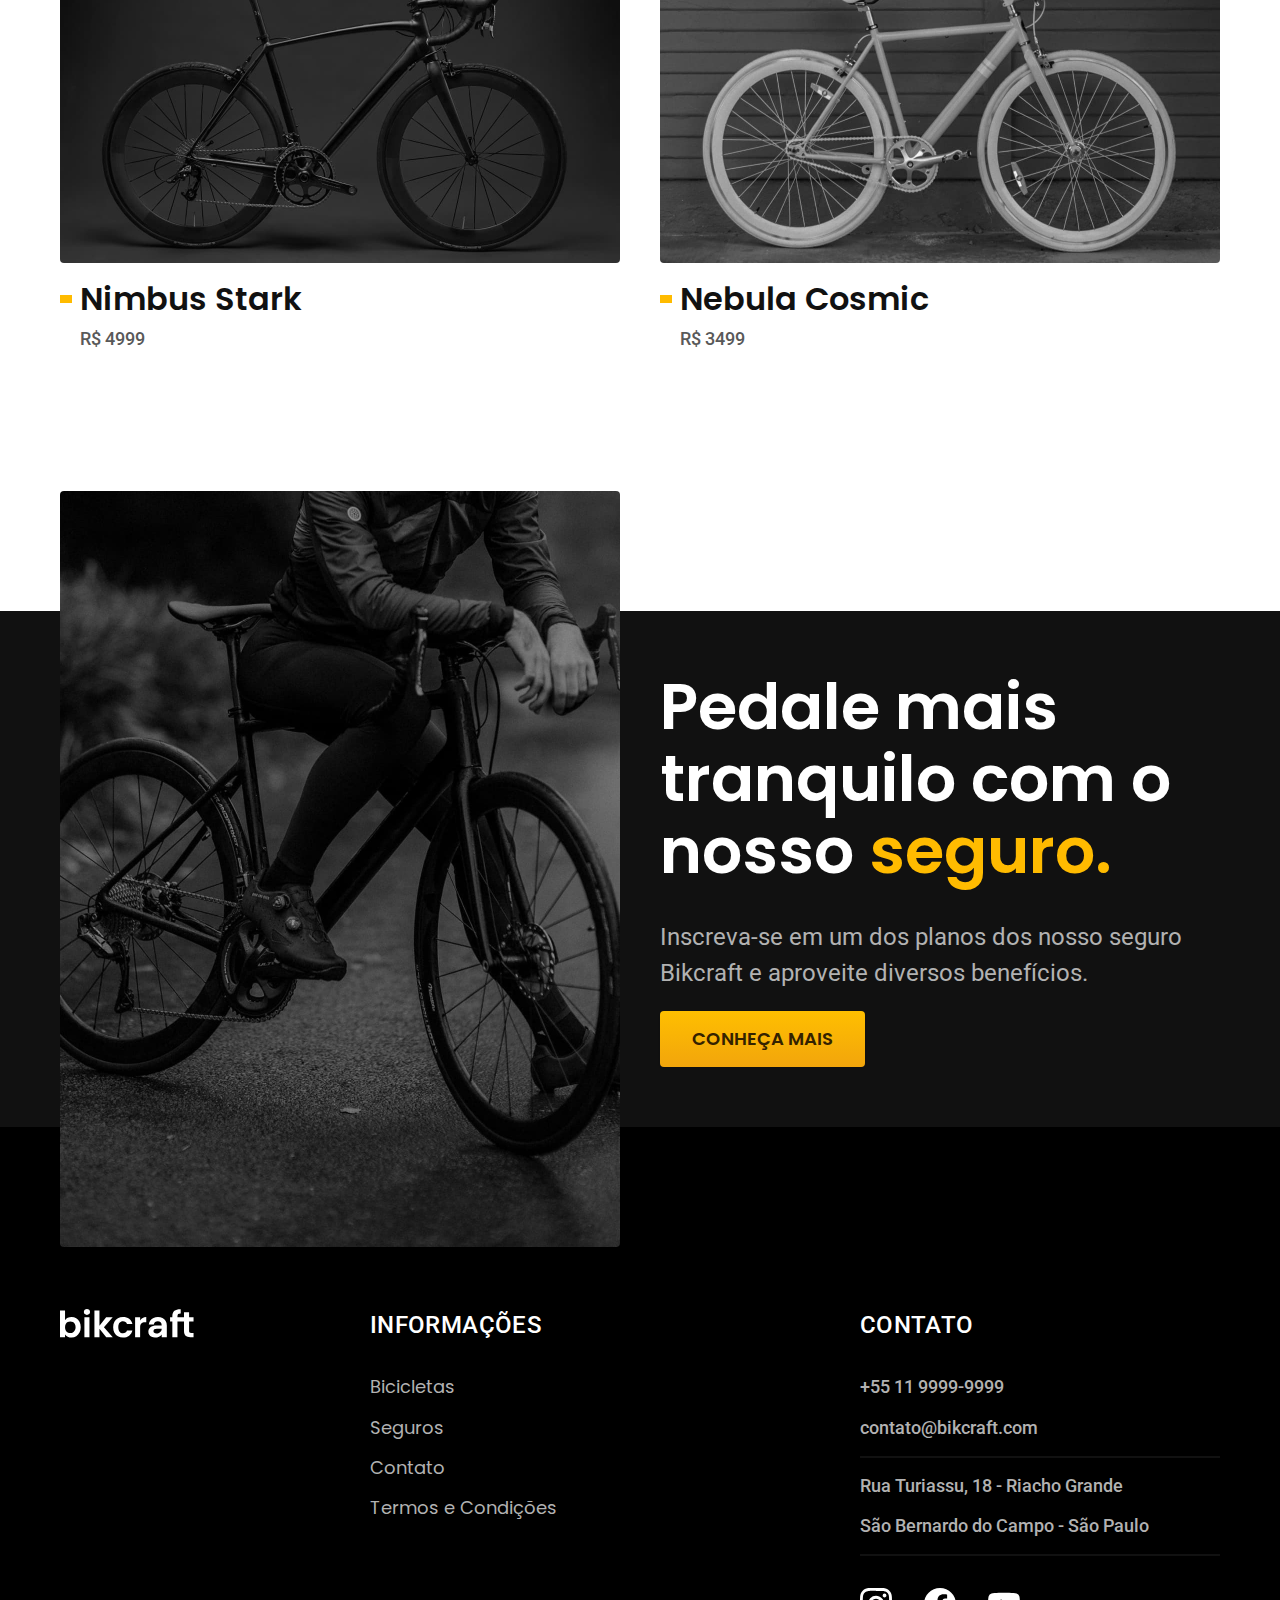
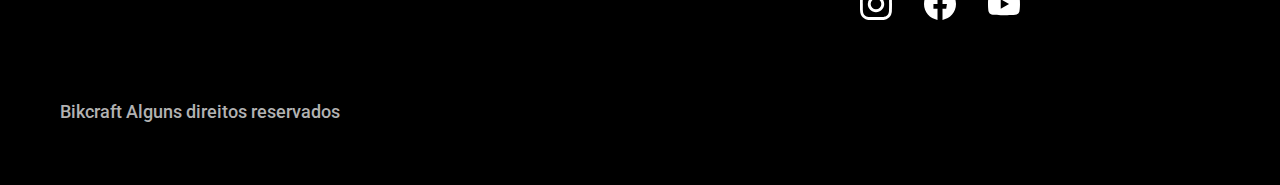
<file: bicicletas/magic.html>
<!DOCTYPE html>
<html lang="pt-br">
  <head>
    <meta charset="UTF-8" />
    <meta http-equiv="X-UA-Compatible" content="IE=edge" />
    <meta name="viewport" content="width=device-width, initial-scale=1.0" />
    <meta name="description" content="Termos e Condições."/>

    <link rel="preconnect" href="https://fonts.googleapis.com">
    <link rel="preconnect" href="https://fonts.gstatic.com" crossorigin>
    <link href="https://fonts.googleapis.com/css2?family=Merriweather:ital,wght@1,900&family=Poppins:wght@400;600&family=Roboto:wght@400;500&display=swap" rel="stylesheet">

    <link rel="icon" href="../favicon.svg" type="image/svg+xml">
    <link rel="preload" href="../css/style.min.css" as="style">
    <link rel="stylesheet" href="../css/style.min.css">

    <title>Magic | Bikcraft</title>

    <script>document.documentElement.classList.add('js');</script>
  </head>

  <body id="bicicleta">
    <header class="header-bg">
      <div class="header container">
        <a href="../">
          <img src="../img/bikcraft.svg" alt="Bikcraft" />
        </a>
        <nav aria-label="primaria">
          <ul class="header-menu font-1-m cor-0">
            <li><a href="../bicicletas.html">Bicicletas</a></li>
            <li><a href="../seguros.html">Seguros</a></li>
            <li><a href="../contato.html">Contato</a></li>
          </ul>
        </nav>
      </div>
    </header>

    <main class="titulo-bg">
      <div>
        <div class="titulo container">
          <p class="font-1-xl cor-5">R$ 2499</p>
          <h1 class="font-1-xxl cor-0">
            Magic Might<span class="cor-p1">.</span>
          </h1>
        </div>
      </div>

      <div class="bicicleta container">
        <div class="bicicleta-imagens">
          <img src="../img/bicicleta/nimbus2.jpg" alt="Bicicleta 2" />
          <img src="../img/bicicleta/nimbus1.jpg" alt="Bicicleta 1" />
          <img src="../img/bicicleta/nimbus3.jpg" alt="Bicicleta 3" />
        </div>

        <div class="bicicleta-conteudo">
          <p class="font-2-l cor-5">
            A Magic Might é a melhor Bikcraft já criada pela nossa equipe. Ela
            vem equipada com os melhores acessórios, o que garante maior
            velocidade.
          </p>
          <div class="bicicleta-comprar">
            <a class="botao" href="../orcamento.html?tipo=bikcraft&produto=magic">Comprar Agora</a>
            <span class="font-1-xs cor-6"
              ><img src="../img/icones/entrega.svg" alt="" /> entrega em 5
              dias</span
            >
            <span class="font-1-xs cor-6"
              ><img src="../img/icones/entrega.svg" alt="" />18 em estoque</span
            >
          </div>

          <h2 class="font-1-xs cor-0">Informações</h2>
          <ul class="bicicleta-informacoes">
            <li>
              <img src="../img/icones/eletrica.svg" alt="" />
              <h3 class="font-1-m cor-0">Motor Elétrico</h3>
              <p class="font-2-xs cor-5">
                Permite você viajar distâncias inimaginaveis com a sua bike.
              </p>
            </li>
            <li>
              <img src="../img/icones/velocidade.svg" alt="" />
              <h3 class="font-1-m cor-0">45 km/h</h3>
              <p class="font-2-xs cor-5">
                A mais rápida bicicleta elétrica disponível hoje no mercado.
              </p>
            </li>
            <li>
              <img src="../img/icones/rastreador.svg" alt="" />
              <h3 class="font-1-m cor-0">Rastreador</h3>
              <p class="font-2-xs cor-5">
                Rastreador e sistema anti-furto para garantir o seu sossego.
              </p>
            </li>
            <li>
              <img src="../img/icones/carbono.svg" alt="" />
              <h3 class="font-1-m cor-0">Fibra de Carbono</h3>
              <p class="font-2-xs cor-5">
                Maior proteção possível para a sua Bikcraft com fibra de
                carbono.
              </p>
            </li>
          </ul>
          <h2 class="font-1-xs cor-0">Ficha técnica</h2>
          <ul class="bicicleta-ficha font-2-s cor-4">
            <li>Peso <span>9 kg</span></li>
            <li>Altura <span>60 cm</span></li>
            <li>Largura <span>120 cm</span></li>
            <li>Profundidade <span>10 cm</span></li>
            <li>Marchas <span>16</span></li>
            <li>Roda <span>29</span></li>
          </ul>
        </div>
      </div>
    </main>

    <article class="bicicletas-lista container">
      <h2 class="container font-1-xxl">
        escolha a sua<span class="cor-p1">.</span>
      </h2>

      <ul>
        <li>
          <a href="./Nimbus.html">
            <img src="../img/bicicletas/nimbus.jpg" alt="Bicicleta preta" />
            <h3 class="font-1-xl">Nimbus Stark</h3>
            <span class="font-2-m cor-8">R$ 4999</span>
          </a>
        </li>

        <li>
          <a href="./nebula.html">
            <img src="../img/bicicletas/nebula.jpg" alt="Bicicleta preta" />
            <h3 class="font-1-xl">Nebula Cosmic</h3>
            <span class="font-2-m cor-8">R$ 3499</span>
          </a>
        </li>
      </ul>
    </article>

    <article class="seguro-bg">
      <div class="seguro container">
        <div class="seguro-imagem">
          <img
            src="../img/fotos/seguros.jpg"
            alt="Pessoa parada em cima de uma bicicleta"
          />
        </div>

        <div class="seguro-conteudo">
          <h2 class="font-1-xxl cor-0">
            Pedale mais tranquilo com o nosso
            <span class="cor-p1">seguro.</span>
          </h2>
          <p class="font-2-l cor-5">
            Inscreva-se em um dos planos dos nosso seguro Bikcraft e aproveite
            diversos benefícios.
          </p>
          <a class="botao" href="../seguros.html">Conheça Mais</a>
        </div>
      </div>
    </article>

    <footer class="footer-bg">
      <div class="footer container">
        <img src="../img/bikcraft.svg" alt="bikcraft" />
        <div class="footer-informacoes">
          <h3 class="font-2-l-b cor-0">Informações</h3>
          <nav>
            <ul class="font-1-m cor-5">
              <li><a href="../bicicletas.html">Bicicletas</a></li>
              <li><a href="../seguros.html">Seguros</a></li>
              <li><a href="../contato.html">Contato</a></li>
              <li><a href="../termos.html">Termos e Condições</a></li>
            </ul>
          </nav>
        </div>
        <div class="footer-contato">
          <h3 class="font-2-l-b cor-0">Contato</h3>
          <ul class="font-2-m cor-5">
            <li><a href="tel:+2199999999">+55 11 9999-9999</a></li>

            <li>
              <a href="mailto:contato@bikcraft.com">contato@bikcraft.com</a>
            </li>
            <li>Rua Turiassu, 18 - Riacho Grande</li>
            <li>São Bernardo do Campo - São Paulo</li>
          </ul>
          <div class="footer-redes">
            <a href="../*">
              <img src="../img/redes/instagram.svg" alt="Instagram" />
            </a>
            <a href="../*">
              <img src="../img/redes/facebook.svg" alt="Facebook" />
            </a>
            <a href="../*">
              <img src="../img/redes/youtube.svg" alt="YouTube" />
            </a>
          </div>
        </div>
        <p class="footer-copy font-2-m cor-5">
          Bikcraft Alguns direitos reservados
        </p>
      </div>
    </footer>
    
    <script src="../js/script.js"></script>
  </body>
</html>
</file>
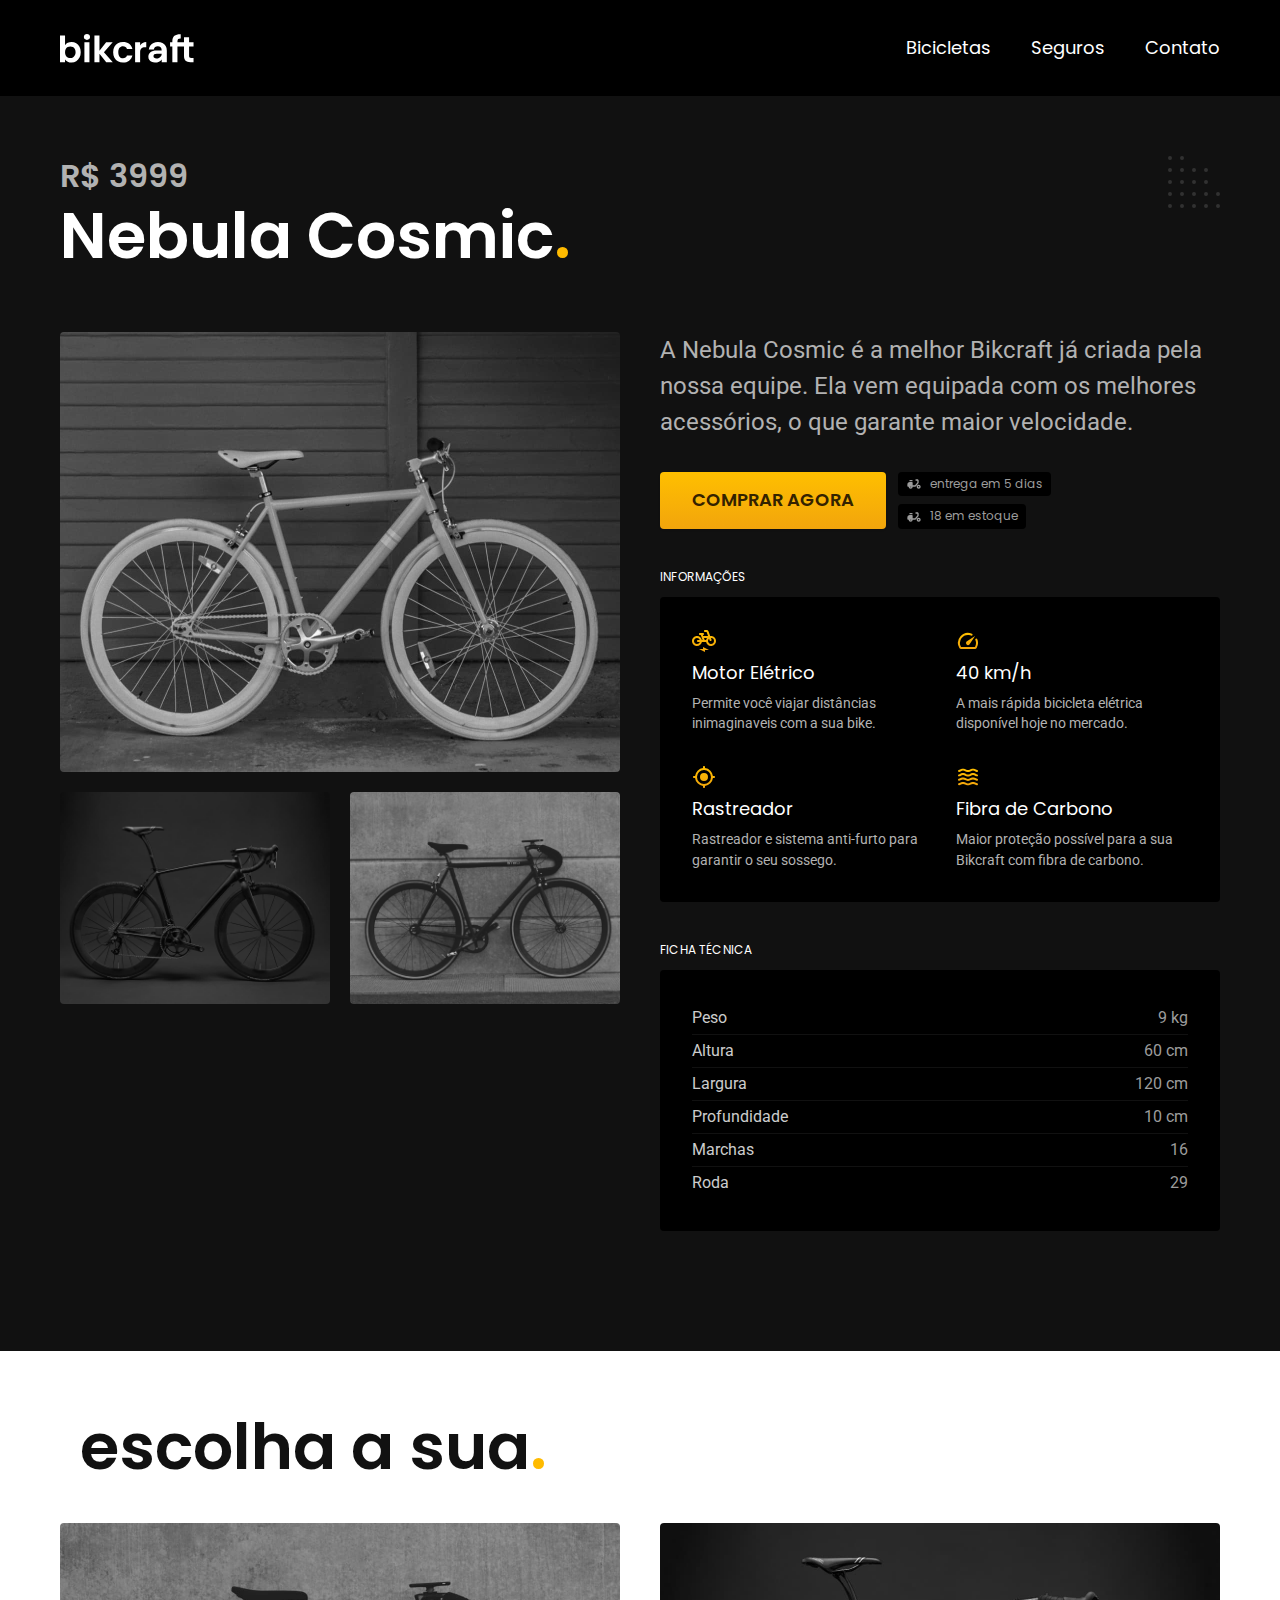
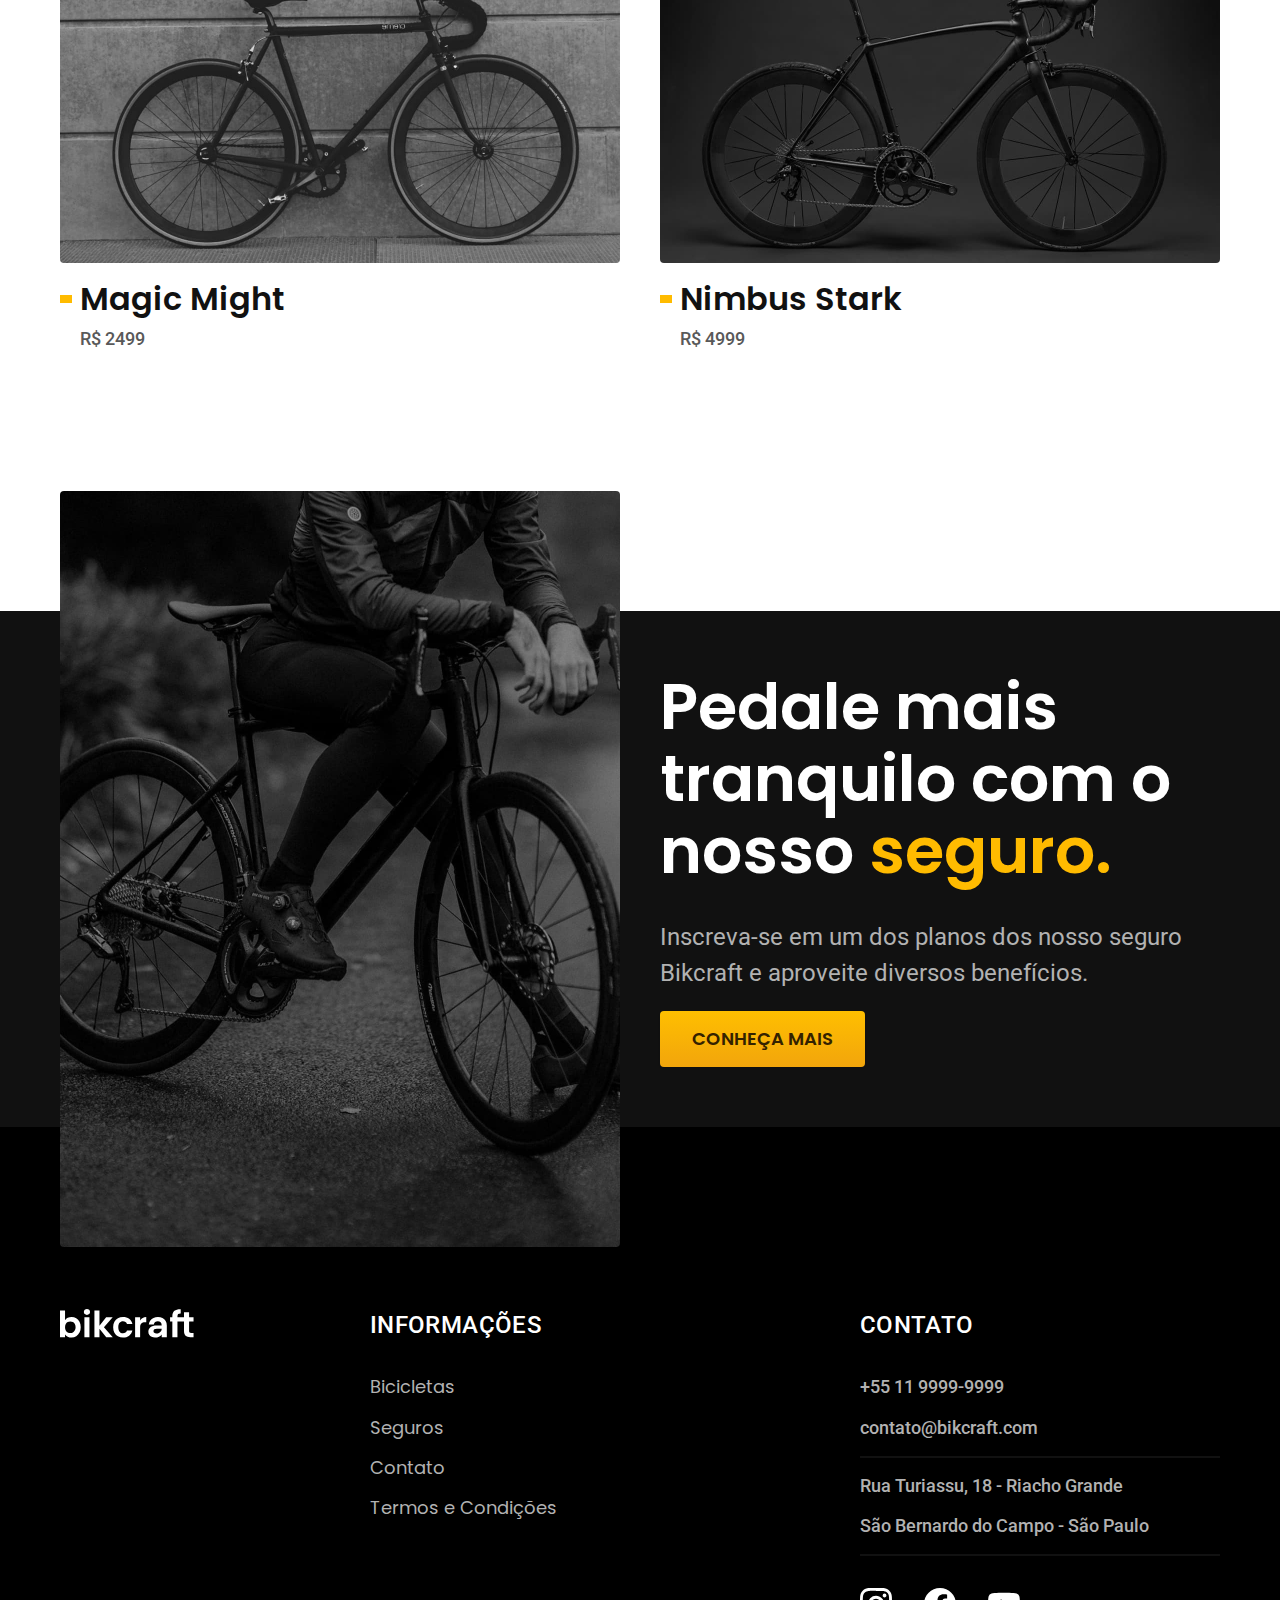
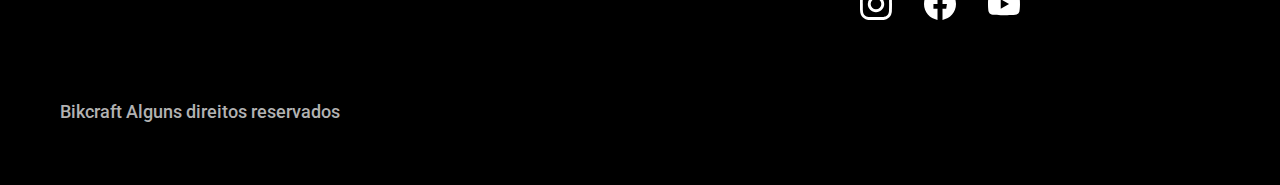
<file: bicicletas/nebula.html>
<!DOCTYPE html>
<html lang="pt-br">
  <head>
    <meta charset="UTF-8" />
    <meta http-equiv="X-UA-Compatible" content="IE=edge">
    <meta name="viewport" content="width=device-width, initial-scale=1.0">
    <meta name="description" content="Termos e Condições."/>

    <link rel="preconnect" href="https://fonts.googleapis.com">
    <link rel="preconnect" href="https://fonts.gstatic.com" crossorigin>
    <link href="https://fonts.googleapis.com/css2?family=Merriweather:ital,wght@1,900&family=Poppins:wght@400;600&family=Roboto:wght@400;500&display=swap" rel="stylesheet">

    <link rel="icon" href="../favicon.svg" type="image/svg+xml">
    <link rel="preload" href="../css/style.min.css" as="style">
    <link rel="stylesheet" href="../css/style.min.css">

    <title>Nebula | Bikcraft</title>

    <script>document.documentElement.classList.add('js');</script>
  </head>

  <body id="bicicleta">
    <header class="header-bg">
      <div class="header container">
        <a href="../">
          <img src="../img/bikcraft.svg" alt="Bikcraft" />
        </a>
        <nav aria-label="primaria">
          <ul class="header-menu font-1-m cor-0">
            <li><a href="../bicicletas.html">Bicicletas</a></li>
            <li><a href="../seguros.html">Seguros</a></li>
            <li><a href="../contato.html">Contato</a></li>
          </ul>
        </nav>
      </div>
    </header>

    <main class="titulo-bg">
      <div>
        <div class="titulo container">
          <p class="font-1-xl cor-5">R$ 3999</p>
          <h1 class="font-1-xxl cor-0">
            Nebula Cosmic<span class="cor-p1">.</span>
          </h1>
        </div>
      </div>

      <div class="bicicleta container">
        <div class="bicicleta-imagens">
          <img src="../img/bicicleta/nimbus3.jpg" alt="Bicicleta 3" />
          <img src="../img/bicicleta/nimbus1.jpg" alt="Bicicleta 1" />
          <img src="../img/bicicleta/nimbus2.jpg" alt="Bicicleta 2" />
        </div>

        <div class="bicicleta-conteudo">
          <p class="font-2-l cor-5">
            A Nebula Cosmic é a melhor Bikcraft já criada pela nossa equipe. Ela
            vem equipada com os melhores acessórios, o que garante maior
            velocidade.
          </p>
          <div class="bicicleta-comprar">
            <a class="botao" href="../orcamento.html?tipo=bikcraft&produto=nebula">Comprar Agora</a>
            <span class="font-1-xs cor-6"
              ><img src="../img/icones/entrega.svg" alt="" /> entrega em 5
              dias</span
            >
            <span class="font-1-xs cor-6"
              ><img src="../img/icones/entrega.svg" alt="" />18 em estoque</span
            >
          </div>

          <h2 class="font-1-xs cor-0">Informações</h2>
          <ul class="bicicleta-informacoes">
            <li>
              <img src="../img/icones/eletrica.svg" alt="" />
              <h3 class="font-1-m cor-0">Motor Elétrico</h3>
              <p class="font-2-xs cor-5">
                Permite você viajar distâncias inimaginaveis com a sua bike.
              </p>
            </li>
            <li>
              <img src="../img/icones/velocidade.svg" alt="" />
              <h3 class="font-1-m cor-0">40 km/h</h3>
              <p class="font-2-xs cor-5">
                A mais rápida bicicleta elétrica disponível hoje no mercado.
              </p>
            </li>
            <li>
              <img src="../img/icones/rastreador.svg" alt="" />
              <h3 class="font-1-m cor-0">Rastreador</h3>
              <p class="font-2-xs cor-5">
                Rastreador e sistema anti-furto para garantir o seu sossego.
              </p>
            </li>
            <li>
              <img src="../img/icones/carbono.svg" alt="" />
              <h3 class="font-1-m cor-0">Fibra de Carbono</h3>
              <p class="font-2-xs cor-5">
                Maior proteção possível para a sua Bikcraft com fibra de
                carbono.
              </p>
            </li>
          </ul>
          <h2 class="font-1-xs cor-0">Ficha técnica</h2>
          <ul class="bicicleta-ficha font-2-s cor-4">
            <li>Peso <span>9 kg</span></li>
            <li>Altura <span>60 cm</span></li>
            <li>Largura <span>120 cm</span></li>
            <li>Profundidade <span>10 cm</span></li>
            <li>Marchas <span>16</span></li>
            <li>Roda <span>29</span></li>
          </ul>
        </div>
      </div>
    </main>

    <article class="bicicletas-lista container">
      <h2 class="container font-1-xxl">
        escolha a sua<span class="cor-p1">.</span>
      </h2>

      <ul>
        <li>
          <a href="./magic.html">
            <img src="../img/bicicletas/magic.jpg" alt="Bicicleta preta" />
            <h3 class="font-1-xl">Magic Might</h3>
            <span class="font-2-m cor-8">R$ 2499</span>
          </a>
        </li>

        <li>
          <a href="./nimbus.html">
            <img src="../img/bicicletas/nimbus.jpg" alt="Bicicleta preta" />
            <h3 class="font-1-xl">Nimbus Stark</h3>
            <span class="font-2-m cor-8">R$ 4999</span>
          </a>
        </li>
      </ul>
    </article>

    <article class="seguro-bg">
      <div class="seguro container">
        <div class="seguro-imagem">
          <img
            src="../img/fotos/seguros.jpg"
            alt="Pessoa parada em cima de uma bicicleta"
          />
        </div>

        <div class="seguro-conteudo">
          <h2 class="font-1-xxl cor-0">
            Pedale mais tranquilo com o nosso
            <span class="cor-p1">seguro.</span>
          </h2>
          <p class="font-2-l cor-5">
            Inscreva-se em um dos planos dos nosso seguro Bikcraft e aproveite
            diversos benefícios.
          </p>
          <a class="botao" href="../seguros.html">Conheça Mais</a>
        </div>
      </div>
    </article>

    <footer class="footer-bg">
      <div class="footer container">
        <img src="../img/bikcraft.svg" alt="bikcraft" />
        <div class="footer-informacoes">
          <h3 class="font-2-l-b cor-0">Informações</h3>
          <nav>
            <ul class="font-1-m cor-5">
              <li><a href="../bicicletas.html">Bicicletas</a></li>
              <li><a href="../seguros.html">Seguros</a></li>
              <li><a href="../contato.html">Contato</a></li>
              <li><a href="../termos.html">Termos e Condições</a></li>
            </ul>
          </nav>
        </div>
        <div class="footer-contato">
          <h3 class="font-2-l-b cor-0">Contato</h3>
          <ul class="font-2-m cor-5">
            <li><a href="tel:+2199999999">+55 11 9999-9999</a></li>

            <li>
              <a href="mailto:contato@bikcraft.com">contato@bikcraft.com</a>
            </li>
            <li>Rua Turiassu, 18 - Riacho Grande</li>
            <li>São Bernardo do Campo - São Paulo</li>
          </ul>
          <div class="footer-redes">
            <a href="../*">
              <img src="../img/redes/instagram.svg" alt="Instagram" />
            </a>
            <a href="../*">
              <img src="../img/redes/facebook.svg" alt="Facebook" />
            </a>
            <a href="../*">
              <img src="../img/redes/youtube.svg" alt="YouTube" />
            </a>
          </div>
        </div>
        <p class="footer-copy font-2-m cor-5">
          Bikcraft Alguns direitos reservados
        </p>
      </div>
    </footer>

    <script src="../js/script.js"></script>
  </body>
</html>
</file>
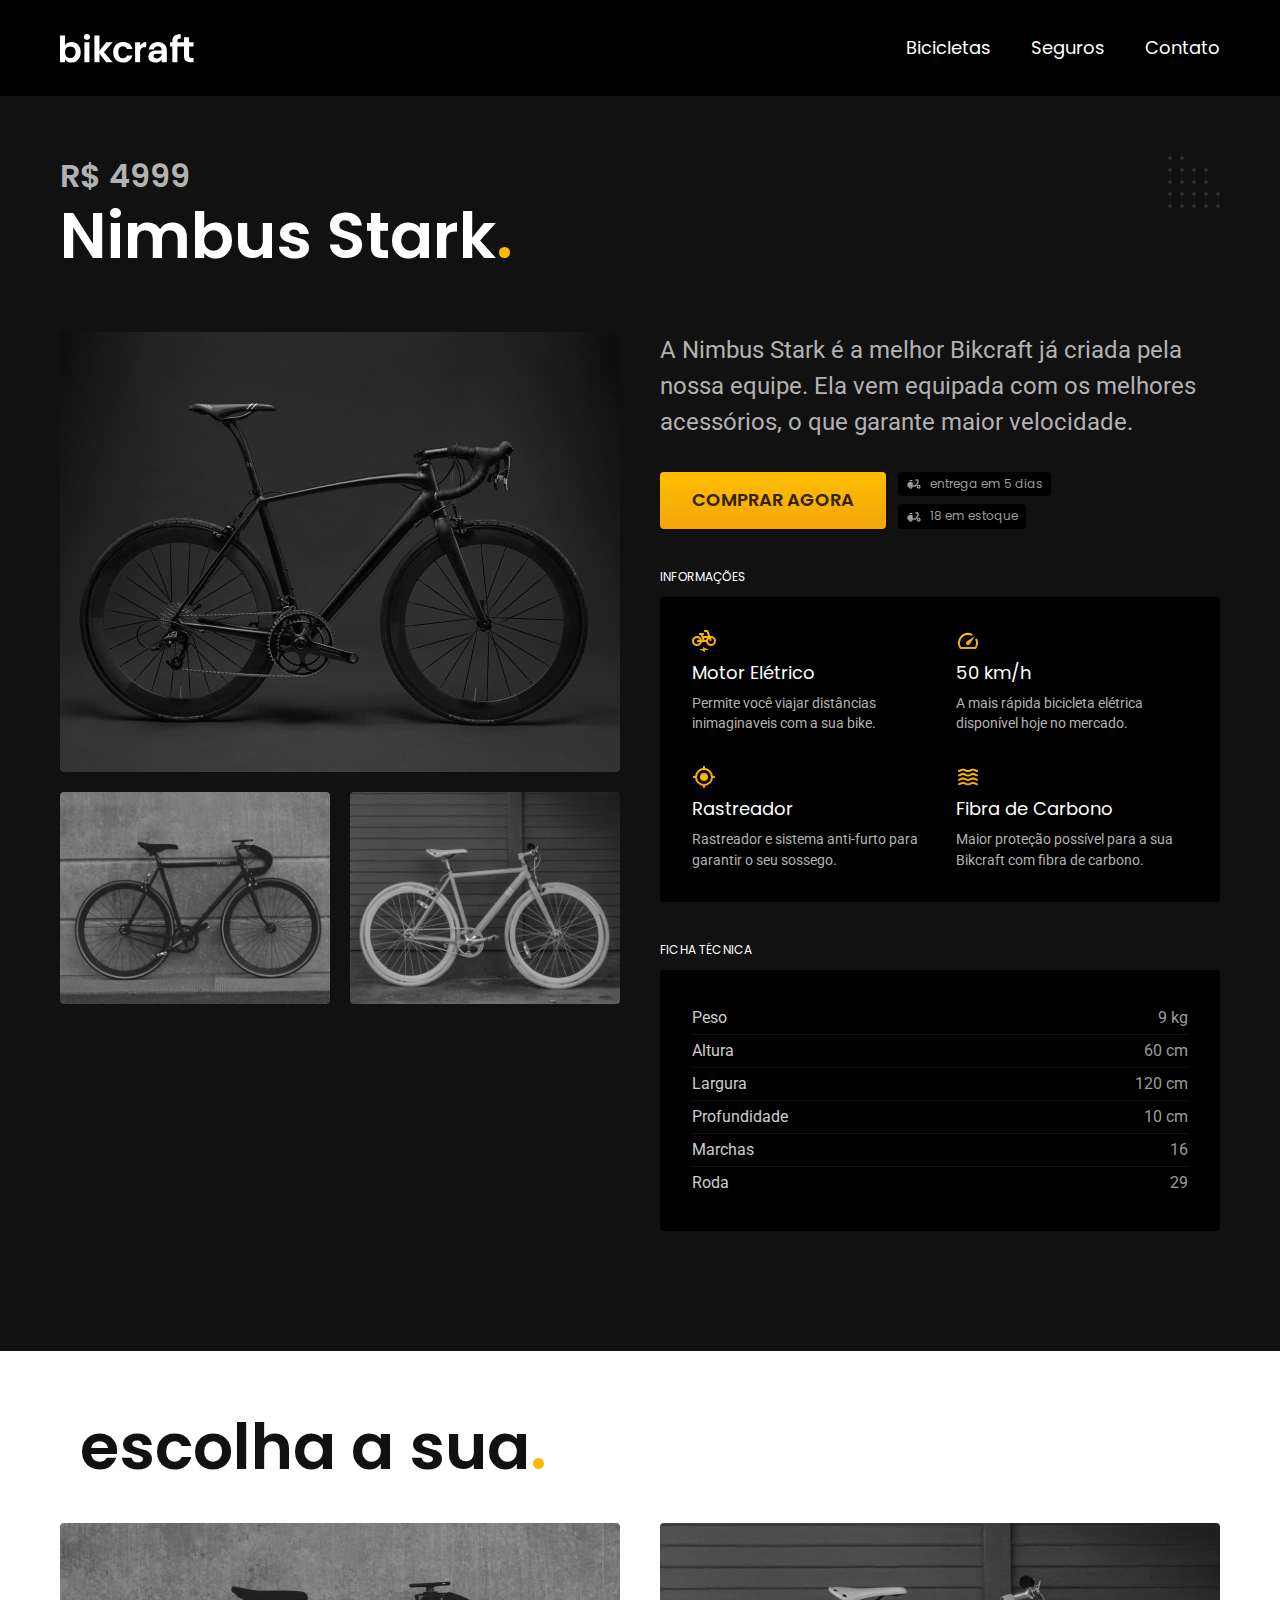
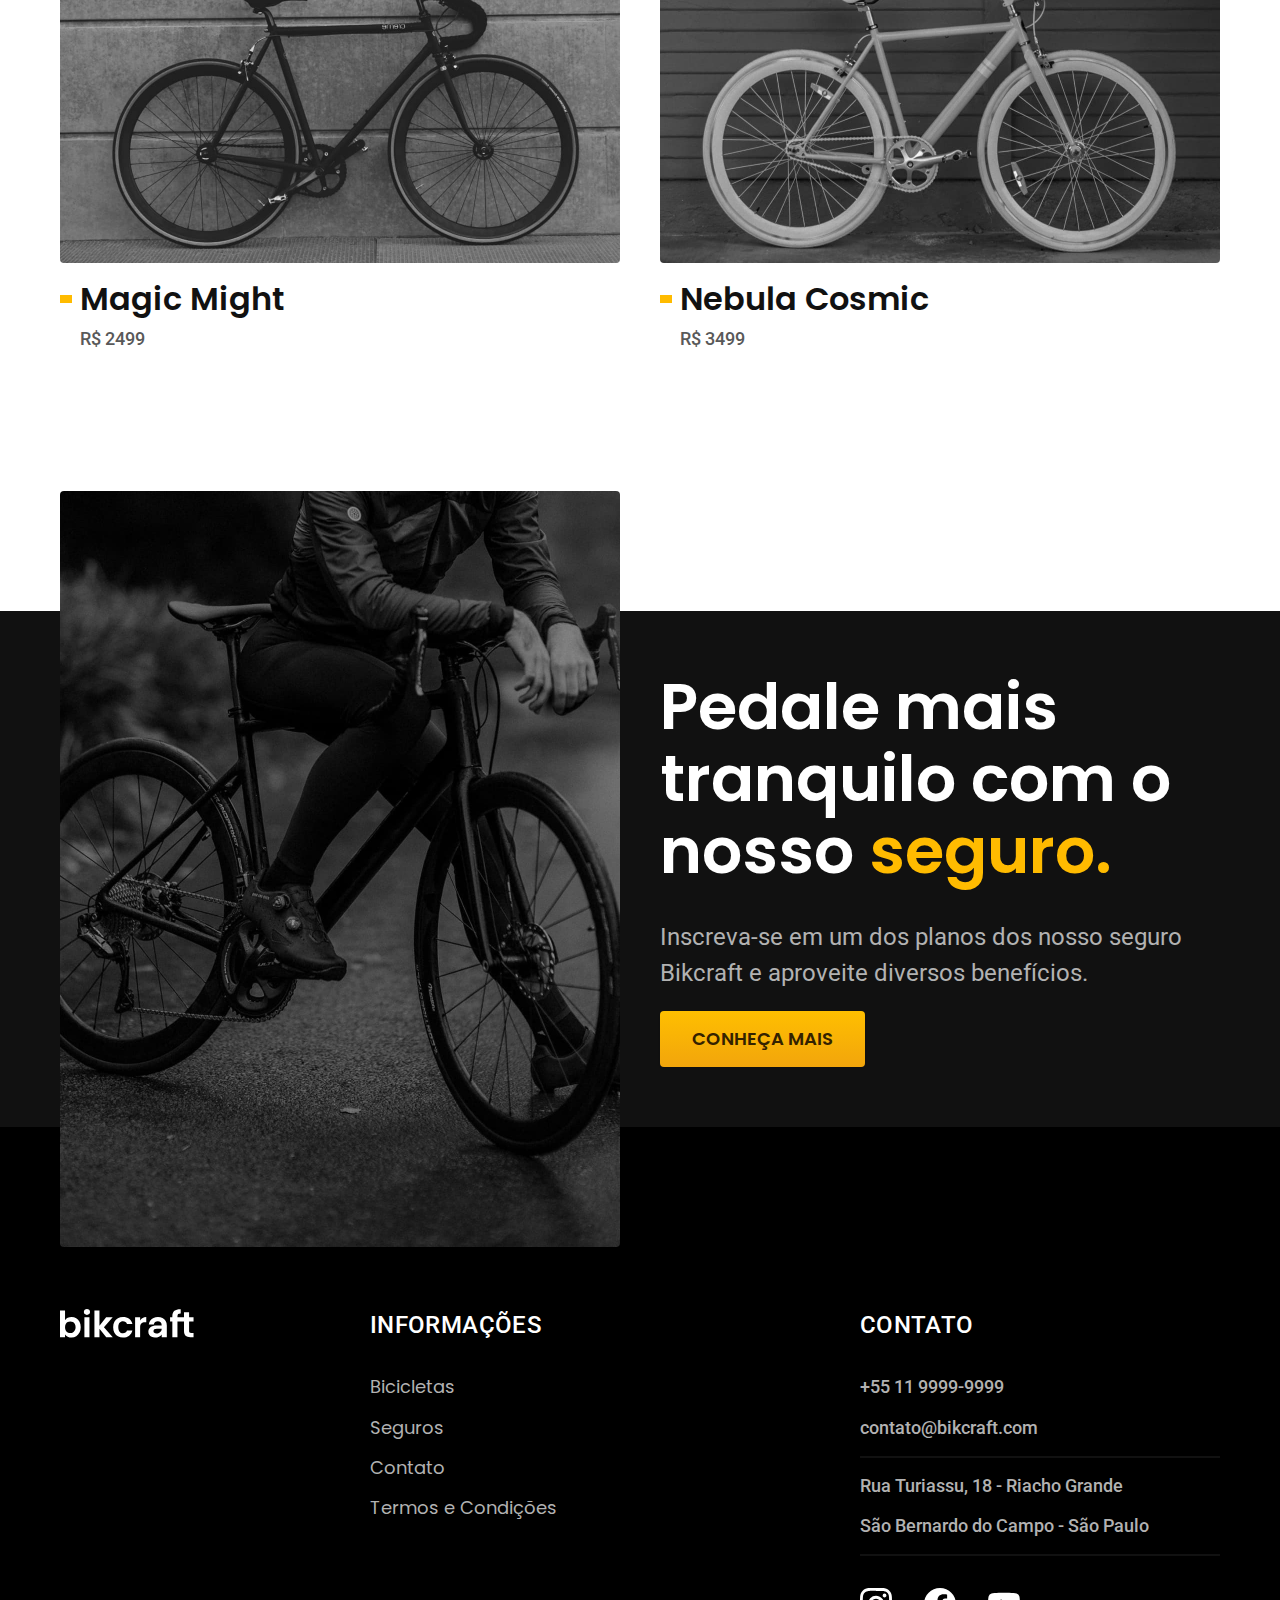
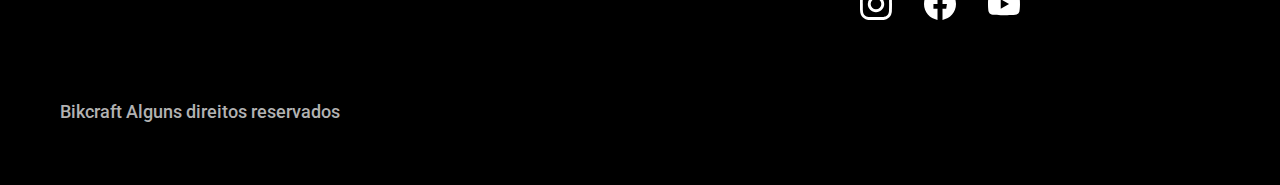
<file: bicicletas/nimbus.html>
<!DOCTYPE html>
<html lang="pt-br">
  <head>
    <meta charset="UTF-8" />
    <meta http-equiv="X-UA-Compatible" content="IE=edge" />
    <meta name="viewport" content="width=device-width, initial-scale=1.0" />
    <meta name="description" content="Termos e Condições."/>

    <link rel="preconnect" href="https://fonts.googleapis.com">
    <link rel="preconnect" href="https://fonts.gstatic.com" crossorigin>
    <link href="https://fonts.googleapis.com/css2?family=Merriweather:ital,wght@1,900&family=Poppins:wght@400;600&family=Roboto:wght@400;500&display=swap" rel="stylesheet">

    <link rel="icon" href="../favicon.svg" type="image/svg+xml">
    <link rel="preload" href="../css/style.min.css" as="style">
    <link rel="stylesheet" href="../css/style.min.css">

    <title>Nimbus | Bikcraft</title>

    <script>document.documentElement.classList.add('js');</script>
  </head>

  <body id="bicicleta">
    <header class="header-bg">
      <div class="header container">
        <a href="../">
          <img src="../img/bikcraft.svg" alt="Bikcraft" />
        </a>
        <nav aria-label="primaria">
          <ul class="header-menu font-1-m cor-0">
            <li><a href="../bicicletas.html">Bicicletas</a></li>
            <li><a href="../seguros.html">Seguros</a></li>
            <li><a href="../contato.html">Contato</a></li>
          </ul>
        </nav>
      </div>
    </header>

    <main class="titulo-bg">
      <div>
        <div class="titulo container">
          <p class="font-1-xl cor-5">R$ 4999</p>
          <h1 class="font-1-xxl cor-0">
            Nimbus Stark<span class="cor-p1">.</span>
          </h1>
        </div>
      </div>

      <div class="bicicleta container">
        <div class="bicicleta-imagens">
          <img src="../img/bicicleta/nimbus1.jpg" alt="Bicicleta 1"/>
          <img src="../img/bicicleta/nimbus2.jpg" alt="Bicicleta 2"/>
          <img src="../img/bicicleta/nimbus3.jpg" alt="Bicicleta 3"/>
        </div>

        <div class="bicicleta-conteudo">
          <p class="font-2-l cor-5">
            A Nimbus Stark é a melhor Bikcraft já criada pela nossa equipe. Ela
            vem equipada com os melhores acessórios, o que garante maior
            velocidade.
          </p>
          <div class="bicicleta-comprar">
            <a class="botao" href="../orcamento.html?tipo=bikcraft&produto=nimbus">Comprar Agora</a>
            <span class="font-1-xs cor-6"
              ><img src="../img/icones/entrega.svg" alt="" /> entrega em 5
              dias</span
            >
            <span class="font-1-xs cor-6"
              ><img src="../img/icones/entrega.svg" alt="" />18 em estoque</span
            >
          </div>

          <h2 class="font-1-xs cor-0">Informações</h2>
          <ul class="bicicleta-informacoes">
            <li>
              <img src="../img/icones/eletrica.svg" alt="" />
              <h3 class="font-1-m cor-0">Motor Elétrico</h3>
              <p class="font-2-xs cor-5">
                Permite você viajar distâncias inimaginaveis com a sua bike.
              </p>
            </li>
            <li>
              <img src="../img/icones/velocidade.svg" alt="" />
              <h3 class="font-1-m cor-0">50 km/h</h3>
              <p class="font-2-xs cor-5">
                A mais rápida bicicleta elétrica disponível hoje no mercado.
              </p>
            </li>
            <li>
              <img src="../img/icones/rastreador.svg" alt="" />
              <h3 class="font-1-m cor-0">Rastreador</h3>
              <p class="font-2-xs cor-5">
                Rastreador e sistema anti-furto para garantir o seu sossego.
              </p>
            </li>
            <li>
              <img src="../img/icones/carbono.svg" alt="" />
              <h3 class="font-1-m cor-0">Fibra de Carbono</h3>
              <p class="font-2-xs cor-5">
                Maior proteção possível para a sua Bikcraft com fibra de
                carbono.
              </p>
            </li>
          </ul>
          <h2 class="font-1-xs cor-0">Ficha técnica</h2>
          <ul class="bicicleta-ficha font-2-s cor-4">
            <li>Peso <span>9 kg</span></li>
            <li>Altura <span>60 cm</span></li>
            <li>Largura <span>120 cm</span></li>
            <li>Profundidade <span>10 cm</span></li>
            <li>Marchas <span>16</span></li>
            <li>Roda <span>29</span></li>
          </ul>
        </div>
      </div>
    </main>

    <article class="bicicletas-lista container">
      <h2 class="container font-1-xxl">
        escolha a sua<span class="cor-p1">.</span>
      </h2>

      <ul>
        <li>
          <a href="./magic.html">
            <img src="../img/bicicletas/magic.jpg" alt="Bicicleta preta" />
            <h3 class="font-1-xl">Magic Might</h3>
            <span class="font-2-m cor-8">R$ 2499</span>
          </a>
        </li>

        <li>
          <a href="./nebula.html">
            <img src="../img/bicicletas/nebula.jpg" alt="Bicicleta preta" />
            <h3 class="font-1-xl">Nebula Cosmic</h3>
            <span class="font-2-m cor-8">R$ 3499</span>
          </a>
        </li>
      </ul>
    </article>

    <article class="seguro-bg">
      <div class="seguro container">
        <div class="seguro-imagem">
          <img
            src="../img/fotos/seguros.jpg"
            alt="Pessoa parada em cima de uma bicicleta"
          />
        </div>

        <div class="seguro-conteudo">
          <h2 class="font-1-xxl cor-0">
            Pedale mais tranquilo com o nosso
            <span class="cor-p1">seguro.</span>
          </h2>
          <p class="font-2-l cor-5">
            Inscreva-se em um dos planos dos nosso seguro Bikcraft e aproveite
            diversos benefícios.
          </p>
          <a class="botao" href="../seguros.html">Conheça Mais</a>
        </div>
      </div>
    </article>

    <footer class="footer-bg">
      <div class="footer container">
        <img src="../img/bikcraft.svg" alt="bikcraft" />
        <div class="footer-informacoes">
          <h3 class="font-2-l-b cor-0">Informações</h3>
          <nav>
            <ul class="font-1-m cor-5">
              <li><a href="../bicicletas.html">Bicicletas</a></li>
              <li><a href="../seguros.html">Seguros</a></li>
              <li><a href="../contato.html">Contato</a></li>
              <li><a href="../termos.html">Termos e Condições</a></li>
            </ul>
          </nav>
        </div>
        <div class="footer-contato">
          <h3 class="font-2-l-b cor-0">Contato</h3>
          <ul class="font-2-m cor-5">
            <li><a href="tel:+2199999999">+55 11 9999-9999</a></li>

            <li>
              <a href="mailto:contato@bikcraft.com">contato@bikcraft.com</a>
            </li>
            <li>Rua Turiassu, 18 - Riacho Grande</li>
            <li>São Bernardo do Campo - São Paulo</li>
          </ul>
          <div class="footer-redes">
            <a href="../*">
              <img src="../img/redes/instagram.svg" alt="Instagram" />
            </a>
            <a href="../*">
              <img src="../img/redes/facebook.svg" alt="Facebook" />
            </a>
            <a href="../*">
              <img src="../img/redes/youtube.svg" alt="YouTube" />
            </a>
          </div>
        </div>
        <p class="footer-copy font-2-m cor-5">
          Bikcraft Alguns direitos reservados
        </p>
      </div>
    </footer>
    
    <script src="../js/script.js"></script>
  </body>
</html>
</file>
<file: css/style.min.css>
body{margin:0;font-family:Arial,Helvetica,sans-serif;color:#111}blockquote,dd,h1,h2,h3,h4,p,ul{margin:0}ul{padding:0;list-style:none}a{text-decoration:none;color:inherit}img{max-width:100%;height:auto;display:block}img[src$=".jpg"]{border-radius:4px}.font-1-xs{font:400 0.75rem/1.35 Poppins,sans-serif}.font-2-xs{font:400 0.875rem/1.43 Roboto,sans-serif}.font-1-s{font:400 1rem/1.5 Poppins,sans-serif}.font-2-s{font:400 1rem/1.5 Roboto,sans-serif}.font-1-m,.font-1-m-b{font:400 1.125rem/1.35 Poppins,sans-serif}.font-1-m-b{font-weight:600}.font-2-m{font:500 1.125rem/1.35 Roboto,sans-serif}.font-1-l{font:400 1.5rem/1.5 Poppins,sans-serif}.font-2-l,.font-2-l-b{font:400 1.5rem/1.5 Roboto,sans-serif}.font-2-l-b{font-weight:500;letter-spacing:.015em;text-transform:uppercase}.font-1-xl{font:600 2rem/1.25 Poppins,sans-serif}.font-2-xl{font:500 2rem/1.25 Roboto,sans-serif}.font-1-xxl{font:600 4rem/1.125 Poppins,sans-serif}@media (max-width:1200px){.font-1-xxl{font-size:3rem}.font-2-l,.font-2-l-b{font-size:1.125rem}}@media (max-width:800px){.font-1-xxl{font-size:2rem}.font-1-xl,.font-2-xl{font-size:1.5rem}}:root{--cor-0:#ffffff;--cor-1:#f7f7f7;--cor-2:#ededed;--cor-3:#dedede;--cor-4:#cccccc;--cor-5:#b2b2b2;--cor-6:#9c9c9c;--cor-7:#717171;--cor-8:#595959;--cor-9:#404040;--cor-10:#2e2e2e;--cor-11:#111111;--cor-12:#000000;--cor-p1:#ffbb00;--cor-p2:#e4a30b;--cor-p3:#a66f00;--cor-p4:#664400;--cor-p5:#332200}.cor-0{color:var(--cor-0)}.cor-1{color:var(--cor-1)}.cor-2{color:var(--cor-2)}.cor-3{color:var(--cor-3)}.cor-4{color:var(--cor-4)}.cor-5{color:var(--cor-5)}.cor-6{color:var(--cor-6)}.cor-7{color:var(--cor-7)}.cor-8{color:var(--cor-8)}.cor-9{color:var(--cor-9)}.cor-10{color:var(--cor-10)}.cor-11{color:var(--cor-11)}.cor-12{color:var(--cor-12)}.cor-p1{color:var(--cor-p1)}.cor-p2{color:var(--cor-p2)}.cor-p3{color:var(--cor-p3)}.cor-p4{color:var(--cor-p4)}.cor-p5{color:var(--cor-p5)}.header-bg{background-color:var(--cor-12)}.header{display:flex;flex-wrap:wrap;gap:20px;justify-content:space-between;align-items:center;padding-top:20px;padding-bottom:20px}.header-menu{display:flex;flex-wrap:wrap;gap:40px}.header-menu a{display:inline-block;padding:16px 0;position:relative}.header-menu a:after{content:"";display:block;height:2px;width:0;background:var(--cor-0);margin-top:4px;transition:.3s;position:absolute}.header-menu a.ativo::after,.header-menu a:hover::after{width:100%}@media (max-width:800px){.header-menu{gap:20px}.header-menu a{background:var(--cor-11);padding:12px 16px;border-radius:4px}.header-menu a:hover{background-color:var(--cor-10)}.header a:after{display:none}}@media (max-width:600px){.header-menu{gap:12px}.header-menu a{padding:8px 12px;font-size:14px}}.footer-bg{background-color:var(--cor-12)}.footer{display:grid;grid-template-columns:3fr 5fr 4fr;gap:40px;padding-top:60px;padding-bottom:60px}.footer h3{margin-bottom:32px}.footer-contato ul{margin-bottom:32px}.footer-contato li:nth-child(2n):after{content:"";display:block;max-width:360px;height:2px;background:var(--cor-11);margin-top:16px}.footer li{margin-bottom:16px}.footer-redes{display:flex;gap:32px}.footer a:hover{color:var(--cor-0)}.footer-copy{grid-column:1/-1;margin-top:40px}@media (max-width:800px){.footer>img{display:none}.footer{grid-template-columns:1fr 1fr}}@media (max-width:600px){.footer{grid-template-columns:1fr;gap:60px}.footer-copy{margin-top:0}}.container{box-sizing:border-box;max-width:1200px;padding-left:20px;padding-right:20px;margin-left:auto;margin-right:auto}.botao{display:inline-block;padding:16px 32px;background:linear-gradient(#ffbf00,#f2a50c);border-radius:4px;box-shadow:0 1px 2px rgba(0,0,0,.1);text-transform:uppercase;color:var(--cor-p5);font:600 1.125rem/1.35 Poppins,sans-serif;max-width:max-content;border:none;cursor:pointer}.botao:hover{background:linear-gradient(#ffb60d,#e59317)}.botao.secundario{background:var(--cor-10);color:var(--cor-2)}.botao.secundario:hover{background:var(--cor-9)}.botao.seta{display:flex;align-items:center}.botao.seta::after{content:"";display:inline-block;width:18px;height:10px;margin-left:12px;background:url("../img/icones/seta.svg");transition:transform .2s}.botao.seta:hover::after{transform:translateX(4px)}@media (max-width:600px){.botao{padding:12px 16px;font-size:1rem}}.link{display:inline-block;color:var(--cor-p1);font:500 1.5rem/1.5 Poppins,sans-serif;text-transform:uppercase}.link::after{content:"";display:block;width:100%;height:4px;background-color:currentColor}.link:hover{color:var(--cor-0)}.titulo-bg{padding-top:60px;padding-bottom:60px;background-color:var(--cor-11)}.titulo{background:url("../img/dec/top-right.svg") no-repeat top right 20px}.titulo p{margin-bottom:4px}@media (max-width:800px){.titulo-bg{padding-top:40px;padding-bottom:40px}.titulo p{font-size:1rem;text-transform:lowercase;font-weight:400}}.form{display:grid;grid-template-columns:1fr 1fr;gap:20px}.form label{display:block;font:600 1rem/1.5 Poppins,sans-serif;margin-bottom:4px}.form .col-2{grid-column:span 2}.form input[type=email],.form input[type=text],.form textarea{font:400 1rem/1.5 Roboto,sans-serif;background:var(--cor-1);border:1px solid var(--cor-2);padding:12px;border-radius:4px;width:100%;box-sizing:border-box}.form input[type=email]:focus,.form input[type=text]:focus,.form textarea:focus{outline:0;border-color:var(--cor-p1);background:var(--cor-0);box-shadow:0 0 0 2px #fea}@media (max-width:600px){.form{grid-template-columns:1fr}.form .col-2{grid-column:1}}.js .fadeInDown{transform:translate3d(0,-20px,0)}.js .fadeInUp{transform:translate3d(0,20px,0)}.js .fadeInRight{transform:translate3d(20px,0,0)}.js .fadeInLeft{transform:translate3d(-20px,0,0)}.js [data-anime]{opacity:0}.js .anime{opacity:1;transform:none;transition:transform .8s,opacity .8s}.introducao-bg{background:var(--cor-12) url("../img/dec/bottom-left.svg") no-repeat bottom 160px left 20px;box-shadow:inset 0 -120px var(--cor-0)}.introducao{display:grid;grid-template-columns:1fr 1fr;gap:0 40px}.introducao-conteudo{align-self:end;padding-bottom:200px}.introducao img{width:100%;height:100%;object-fit:cover;border-radius:4px}.introducao h1{margin-bottom:32px}.introducao p{margin-bottom:20px}@media (max-width:800px){.introducao-bg{background:var(--cor-11);padding-top:40px;box-shadow:inset 0 -60px #fff}.introducao{grid-template-columns:1fr;gap:32px}.introducao-conteudo{padding-bottom:0}.introducao h1{margin-bottom:16px}.introducao img{height:300px;width:100%}}.tecnologia-bg{background-color:var(--cor-11);box-shadow:inset 0 80px var(--cor-0),inset 0 -80px var(--cor-0)}.tecnologia{display:grid;grid-template-columns:1fr 1fr;gap:40px}.tecnologia-imagem img{width:100%;height:100%;object-fit:cover;object-position:left}.tecnologia-conteudo{padding-top:160px;padding-bottom:160px}.tecnologia-conteudo>span{display:block;margin-bottom:20px}.tecnologia-conteudo h2{margin-bottom:32px}.tecnologia-conteudo>p{margin-bottom:20px}.tecnologia a{margin-bottom:80px}.tecnologia-vantagens{display:flex;gap:40px}.tecnologia-vantagens h3{margin-bottom:8px;width:max-content}.tecnologia-vantagens img{width:24px;margin-bottom:8px}@media (max-width:800px){.tecnologia-bg{box-shadow:initial}.tecnologia{grid-template-columns:1fr}.tecnologia-conteudo{padding-top:60px;padding-bottom:60px}.tecnologia-imagem{display:none}.tecnologia a{margin-bottom:60px}}@media (max-width:600px){.tecnologia-vantagens{flex-direction:column}}.parceiros{padding-top:60px;padding-bottom:120px}.parceiros h2{margin-bottom:60px}.parceiros ul{padding:0 20px;max-width:1400px;display:grid;grid-template-columns:repeat(4,1fr);margin:0 auto}.parceiros li{display:flex;padding:32px;border-left:2px solid var(--cor-2)}.parceiros img{margin:auto}.parceiros li:first-child,.parceiros li:nth-child(5){border-left:none}.parceiros li:nth-child(n+5){border-top:2px solid var(--cor-2)}@media (max-width:800px){.parceiros{padding-bottom:60px}.parceiros h2{margin-bottom:20px}.parceiros ul{grid-template-columns:repeat(2,1fr)}.parceiros li:nth-child(n+3){border-top:2px solid var(--cor-2)}.parceiros li:nth-child(odd){border-left:none}}.depoimento{display:grid;grid-template-columns:1fr 1fr;background-color:var(--cor-p1);overflow:hidden}.depoimento img{width:100%;height:100%;object-fit:cover;border-radius:0}.depoimento-conteudo{padding:40px 40px 80px 80px;align-self:end;background:url("../img/dec/bottom-right-p.svg") no-repeat bottom 40px right 40px}.depoimento-conteudo p{max-width:32ch;font-family:Merriweather,serif;font-style:italic;font-weight:900;margin-bottom:32px;position:relative}.depoimento p::after,.depoimento p::before{font-size:5rem;color:var(--cor-p2);position:absolute}.depoimento p::before{content:"“";left:-50px;top:-20px}.depoimento p::after{content:"”"}@media (min-width:1200px){.depoimento img{max-height:520px}}@media (max-width:800px){.depoimento{grid-template-columns:1fr;text-align:center}.depoimento img{max-height:200px}.depoimento-conteudo{padding:40px 20px;margin:auto}}@media (max-width:500px){.depoimento-conteudo p{max-width:16ch;padding-bottom:30px}.depoimento-conteudo{align-self:end;background:url("../img/dec/bottom-right-p.svg") no-repeat bottom 30px right}}.bicicletas-lista{padding-top:60px;padding-bottom:120px}.bicicletas-lista h2{margin-bottom:40px}.bicicletas-lista ul{display:flex;gap:40px;padding:0 20px 20px 20px;max-width:1400px;margin-left:auto;margin-right:auto;overflow-x:auto}#bicicleta .bicicletas-lista ul{padding:0 0 20px 0}.bicicletas-lista li{flex:1;min-width:280px}.bicicletas-lista a{display:block}.bicicletas-lista img{margin-bottom:16px}.bicicletas-lista h3{margin-bottom:8px;display:flex;align-items:center}.bicicletas-lista h3::before{content:"";display:inline-block;height:8px;width:12px;margin-right:8px;background-color:var(--cor-p1);transition:width .2s}.bicicletas-lista a:hover h3::before{width:24px}.bicicletas-lista li span{padding-left:20px}@media (max-width:800px){.bicicletas-lista{padding-bottom:60px}.bicicletas-lista ul{gap:20px}}.bicicletas-bg{background:linear-gradient(to right,var(--cor-0) 30%,var(--cor-11) 0)}.bicicletas{display:grid;grid-template-columns:1fr 1fr;gap:40px;padding-top:60px;padding-bottom:60px;background:url("../img/dec/top-right.svg") no-repeat top 40px right 20px}.bicicletas-imagem{display:grid}.bicicletas-imagem img{grid-area:1/1}.bicicletas-imagem span{grid-area:1/1;place-self:start end;margin-top:20px;background:var(--cor-12);display:inline-block;padding:8px 16px 8px 8px;border-radius:4px 0 0 4px}.bicicletas-conteudo{display:grid;grid-template-columns:1fr auto;align-content:start}.bicicletas h2,.bicicletas p{grid-column:1/-1}.bicicletas h2{margin-bottom:20px}.bicicletas h2::before{content:"";display:block;width:12px;height:8px;background-color:var(--cor-p1);margin-bottom:8px}.bicicletas p{margin-bottom:32px}.bicicletas a{place-self:end}.bicicletas li{display:flex;align-items:center}.bicicletas ul{display:grid;gap:16px}.bicicletas-conteudo img{width:24px;margin-right:8px}@media (max-width:800px){.bicicletas-bg{background:var(--cor-11)}.bicicletas{grid-template-columns:1fr;gap:20px;padding-top:40px;padding-bottom:40px}}@media (max-width:600px){.bicicletas-conteudo{grid-template-columns:1fr}.bicicletas ul{font-size:1rem;grid-template-columns:1fr 1fr;margin-bottom:32px}.bicicletas a{place-self:start}}.bicicleta{display:grid;grid-template-columns:1fr 1fr;align-items:start;gap:40px;padding-top:60px;padding-bottom:60px}#bicicleta .titulo p{text-transform:uppercase}.bicicleta-imagens{display:flex;flex-wrap:wrap;gap:20px}.bicicleta-imagens img{flex:1;min-width:200px}.bicicleta-imagens img:first-child{min-width:100%}.bicicleta-conteudo>p{margin-bottom:32px}.bicicleta-comprar{display:grid;grid-template-columns:max-content auto;align-items:center;justify-items:start;gap:8px 12px;margin-bottom:40px}.bicicleta-comprar a{grid-row:span 2}.bicicleta-comprar span{display:flex;align-items:center;background-color:var(--cor-12);gap:8px;padding:4px 8px;border-radius:4px}.bicicleta-conteudo h2{text-transform:uppercase;letter-spacing:.015em;margin-bottom:12px}.bicicleta-ficha,.bicicleta-informacoes{padding:32px;background-color:var(--cor-12);border-radius:4px}.bicicleta-informacoes{margin-bottom:40px;display:grid;grid-template-columns:1fr 1fr;gap:32px}.bicicleta-informacoes img{width:24px;margin-bottom:8px}.bicicleta-informacoes h3{margin-bottom:8px}.bicicleta-ficha li{padding:4px 0;display:flex;justify-content:space-between;border-bottom:1px solid var(--cor-11)}.bicicleta-ficha li:last-child{border-bottom:none}.bicicleta-ficha span{color:var(--cor-6)}@media (max-width:800px){.bicicleta{grid-template-columns:1fr;padding-top:40px;padding-bottom:40px}.bicicleta-imagens{grid-row:2}}@media (max-width:400px){.bicicleta-informacoes{grid-template-columns:1fr}.bicicleta-comprar{grid-template-columns:1fr}}.seguro-bg{background-color:var(--cor-11);box-shadow:inset 0 120px var(--cor-0),inset 0 -120px var(--cor-12)}.seguro{display:grid;grid-template-columns:1fr 1fr;gap:40px}.seguro-imagem img{width:100%;height:100%;object-fit:cover}.seguro-conteudo{padding-top:180px;padding-bottom:180px}.seguro h2{margin-bottom:32px}.seguro p{margin-bottom:20px}@media (max-width:800px){.seguro-bg{box-shadow:inset 0 -60px var(--cor-12)}.seguro{grid-template-columns:1fr}.seguro-conteudo{grid-row:1;padding-top:40px;padding-bottom:0}}.seguros-bg{background:var(--cor-11)}.seguros{padding-top:60px;padding-bottom:60px;display:grid;grid-template-columns:1fr 1fr;gap:40px;align-items:center}#seguros .seguros{padding-top:0}.seguros h2{grid-column:1/-1}.seguros-item{background-color:var(--cor-12);padding:32px 32px 32px 60px;display:grid;grid-template-columns:1fr auto;border-radius:4px}.seguros-item h3{margin-bottom:40px}.seguros-item span{grid-column:2;display:block;text-align:right}.seguros-item ul{grid-column:1/-1;margin-bottom:32px}.seguros-item li{display:flex;align-items:center;position:relative}.seguros-item li+li{margin-top:20px}.seguros-item li::before{content:"";display:inline-block;width:13px;height:9px;background-image:url("../img/icones/lista.svg");position:absolute;left:-21px}.seguros-item a{grid-column:1/-1}@media (max-width:800px){.seguros{grid-template-columns:1fr}}.vantagens-bg{background-color:var(--cor-12)}.vantagens{padding-top:120px;padding-bottom:120px}.vantagens h2{margin-bottom:60px}.vantagens ul{display:grid;grid-template-columns:repeat(auto-fit,minmax(280px,max-content));gap:40px 80px}.vantagens h3,.vantagens img{margin-bottom:8px}@media (max-width:800px){.vantagens{padding-top:60px;padding-bottom:60px}.vantagens h2{margin-bottom:40px}.vantagens ul{gap:20px}}.perguntas{padding-top:120px;padding-bottom:120px}.perguntas h2{margin-bottom:60px}.perguntas dl>div{padding:20px;border-radius:4px}.perguntas dl>div:nth-child(odd){background-color:var(--cor-1)}.perguntas button{display:grid;grid-template-columns:auto 1fr auto;align-items:center;gap:8px;cursor:pointer;border:none;background:0 0;width:100%;text-align:left}.perguntas button::before{content:"";display:inline-block;width:12px;height:8px;background-color:var(--cor-p1)}.perguntas button::after{content:"";display:inline-block;width:14px;height:6px;background:url("../img/icones/seta-abrir.svg");transition:.3s}.perguntas button:hover::after,.perguntas button[aria-expanded=true]::after{transform:rotate(180deg)}.js .perguntas dd{display:none}.js .perguntas dd.ativa{display:block}.perguntas dd{padding-left:20px;padding-top:16px;max-width:80ch}@media (max-width:800px){.perguntas{padding-top:60px;padding-bottom:60px}.perguntas h2{margin-bottom:40px}}#contato{background:linear-gradient(var(--cor-11) 600px,var(--cor-1) 0)}.contato{display:grid;grid-template-columns:5fr 7fr}.contato-dados,.contato-formulario{padding:60px;box-shadow:0 1px 2px rgba(0,0,0,.1)}.contato-dados{border-radius:5px 0 0 5px;background:var(--cor-12) url("../img/dec/bottom-left.svg") no-repeat bottom 20px left 20px}.contato-formulario{border-radius:0 5px 5px 0;background:var(--cor-0) url("../img/dec/bottom-right.svg") no-repeat bottom 20px right 20px}.contato-dados h2{margin-bottom:60px}.contato-endereco{margin-bottom:32px;padding-left:28px;background:url("../img/icones/local.svg") no-repeat 0 2px}.contato-endereco p{margin-bottom:8px}.contato-meios a{display:block;max-width:max-content;margin-bottom:8px;padding-left:28px}.contato-meios a:hover{color:var(--cor-0)}.contato-meios a:first-child{background:url("../img/icones/email.svg") no-repeat 0 2px}.contato-meios a:nth-child(2){margin-bottom:32px}.contato-meios a:nth-child(3){background:url("../img/icones/telefone.svg") no-repeat 0 2px;margin-bottom:60px}.contato-redes{display:flex;gap:32px;padding-left:28px}@media (max-width:800px){.contato{grid-template-columns:1fr}.contato-dados,.contato-formulario{padding:20px}.contato-dados{border-radius:5px 5px 0 0;background:var(--cor-12)}.contato-formulario{border-radius:0 0 5px 5px}.contato-dados h2,.contato-meios a:nth-child(3){margin-bottom:32px}.contato-redes{margin-bottom:12px}}.lojas{display:grid;grid-template-columns:1fr 1fr;gap:0 40px;padding-top:120px;padding-bottom:120px}.lojas h2{grid-column:1/-1;margin-bottom:60px}.lojas img{border-radius:4px 4px 0 0}.lojas-item{border-radius:4px;background:var(--cor-0);box-shadow:0 1px 2px rgba(0,0,0,.1)}.lojas-conteudo{display:grid;grid-template-columns:1fr 1fr;gap:32px 16px;padding:32px}.lojas-conteudo h3,.lojas-tempo{grid-column:1/-1}.lojas-dados{display:grid;gap:8px;border-left:2px solid var(--cor-2);padding-left:12px}.lojas-tempo{display:flex;align-items:center;gap:8px}@media (max-width:800px){.lojas{gap:20px;padding-top:60px;padding-bottom:60px}.lojas h2{margin-bottom:32px}.lojas-conteudo{grid-template-columns:1fr}}@media (max-width:600px){.lojas{grid-template-columns:1fr}}#orcamento{background:linear-gradient(var(--cor-11) 600px,var(--cor-1) 0)}.orcamento{display:grid;grid-template-columns:5fr 7fr;padding-bottom:120px}.orcamento h2{text-transform:uppercase;position:relative;display:flex;align-items:center}.orcamento h2::before{content:"";display:inline-block;width:4px;height:8px;background-color:var(--cor-p1);position:absolute;left:-12px}.orcamento-dados,.orcamento-produto{padding:60px;box-shadow:0 1px 2px rgba(0,0,0,.1)}.orcamento-produto{border-radius:5px 0 0 5px;background:var(--cor-12) url("../img/dec/bottom-left.svg") no-repeat bottom 20px left 20px;display:grid;grid-template-columns:1fr 1fr;gap:20px;align-content:start}.orcamento-produto>*{grid-column:1/-1}.orcamento-produto>label{grid-column:initial}.orcamento-produto label{font:400 1rem/1.5 Poppins,sans-serif;color:var(--cor-4);background-color:var(--cor-10);padding:12px 16px;border-radius:4px;cursor:pointer;display:grid;grid-template-columns:auto 1fr auto;align-items:center;border:1px solid var(--cor-10)}.orcamento-produto input:checked+label{background:var(--cor-0);color:var(--cor-11)}.orcamento-produto label::before{content:"";display:inline-block;box-sizing:border-box;width:12px;height:12px;border:1px solid var(--cor-6);border-radius:50%;margin-right:8px}.orcamento-produto input:checked+label::before{border-color:var(--cor-7);box-shadow:inset 0 0 0 3px var(--cor-0),inset 0 0 0 6px var(--cor-7)}.orcamento-produto label:hover{background-color:var(--cor-9);border-color:var(--cor-9)}.orcamento-produto input:focus+label{box-shadow:0 0 0 2px var(--cor-p1);border-color:var(--cor-12)}.orcamento-produto label span{display:none}.orcamento-produto input:checked+label span{display:inline-block}.orcamento-produto input{opacity:0;position:absolute;pointer-events:none}.orcamento-dados{border-radius:0 5px 5px 0;background:var(--cor-0) url("../img/dec/bottom-right.svg") no-repeat bottom 20px right 20px}.orcamento-conteudo{display:none}.orcamento-conteudo h2,.orcamento-dados h2:nth-of-type(n+2){margin-top:20px}#bikcraft:checked~#orcamento-bikcraft,#seguro:checked~#orcamento-seguro{display:grid;gap:20px}.orcamento-detalhes{display:none;background:var(--cor-0);padding:20px;grid-template-columns:1fr 1fr;border-radius:4px;align-items:center}.orcamento-detalhes li{display:flex;align-items:center;margin-bottom:8px}.orcamento-detalhes li img{width:16px;margin-right:8px}.orcamento-produto input:checked+label+.orcamento-detalhes{display:grid}@media (max-width:1200px){.orcamento-dados,.orcamento-produto{padding:32px}}@media (max-width:800px){.orcamento{grid-template-columns:1fr}.orcamento-produto{border-radius:5px 5px 0 0;background:var(--cor-12)}.orcamento-dados{border-radius:0 0 5px 5px}}@media (max-width:400px){.orcamento-produto{grid-template-columns:1fr}}.termos{padding-top:80px;padding-bottom:80px}.termos h2{font-weight:600;margin-bottom:20px}.termos p+h2{margin-top:40px}.termos p{max-width:75ch;margin-bottom:24px}
</file>
